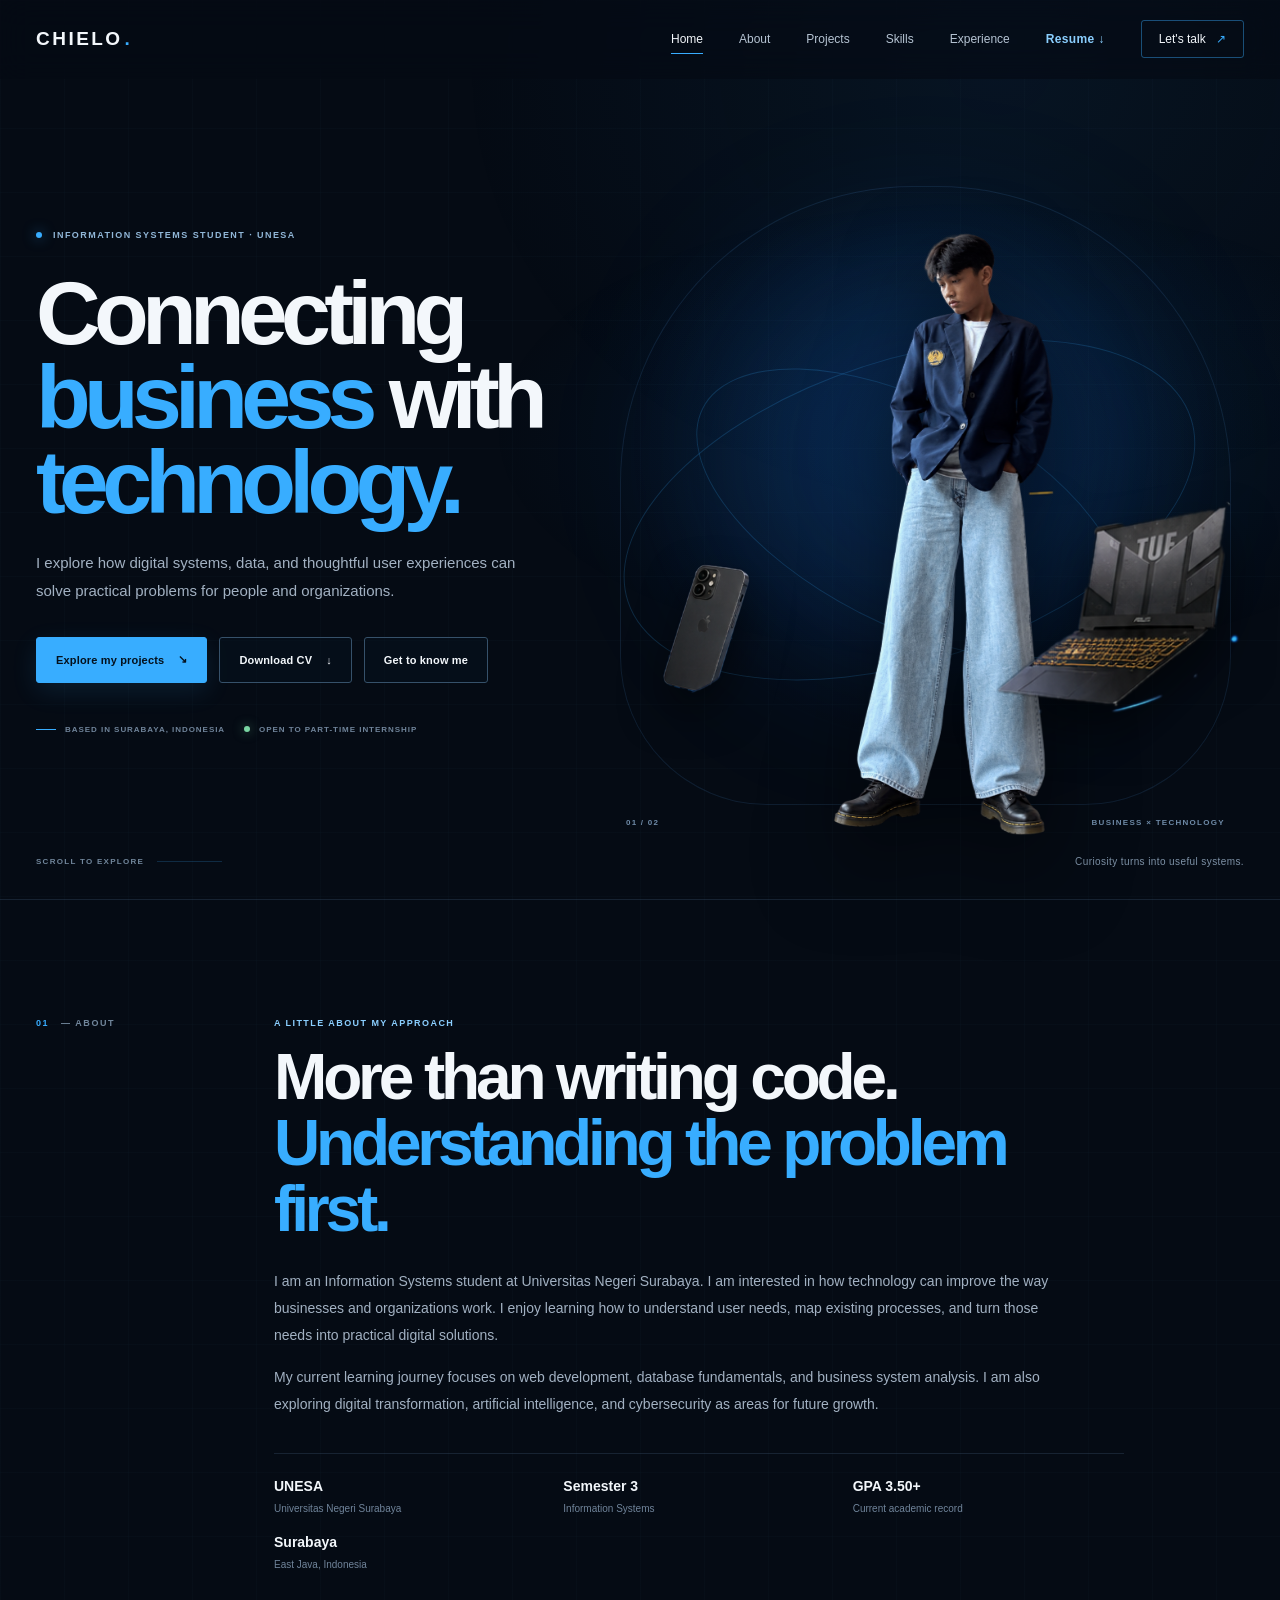
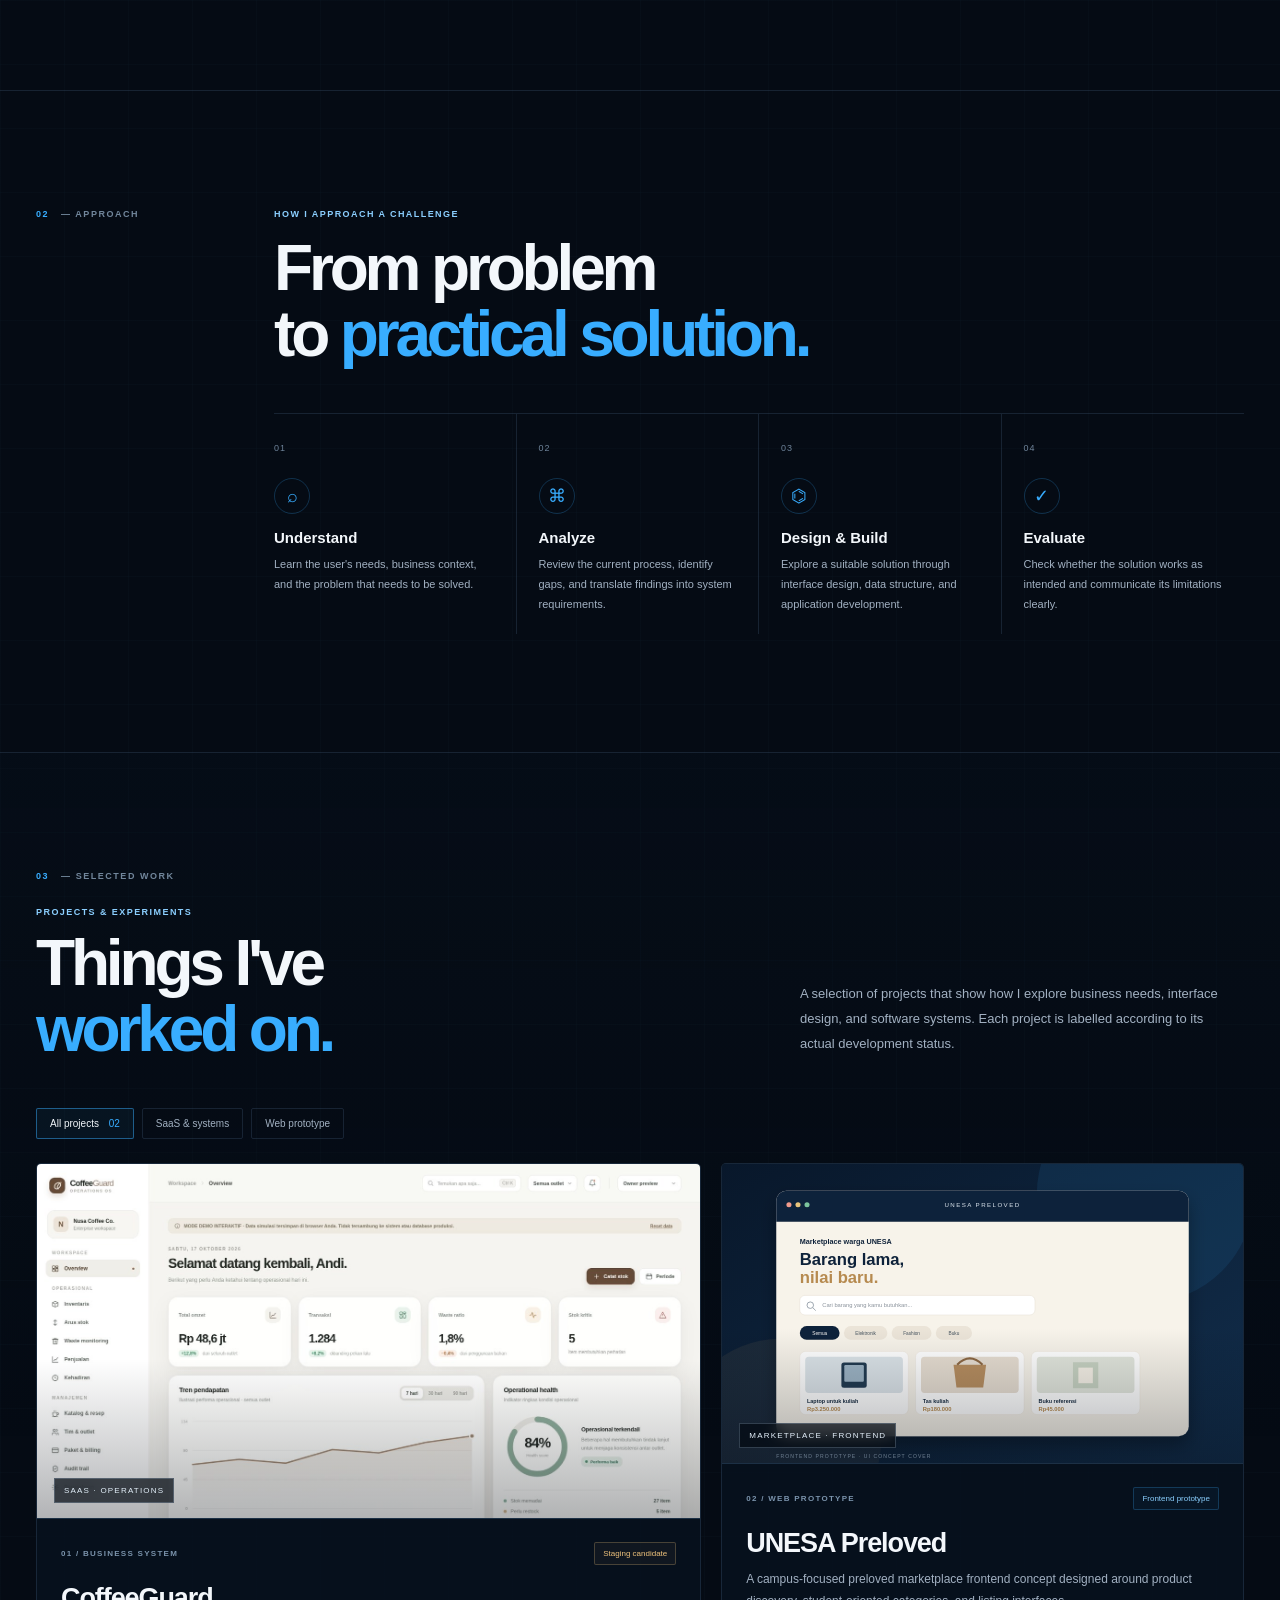
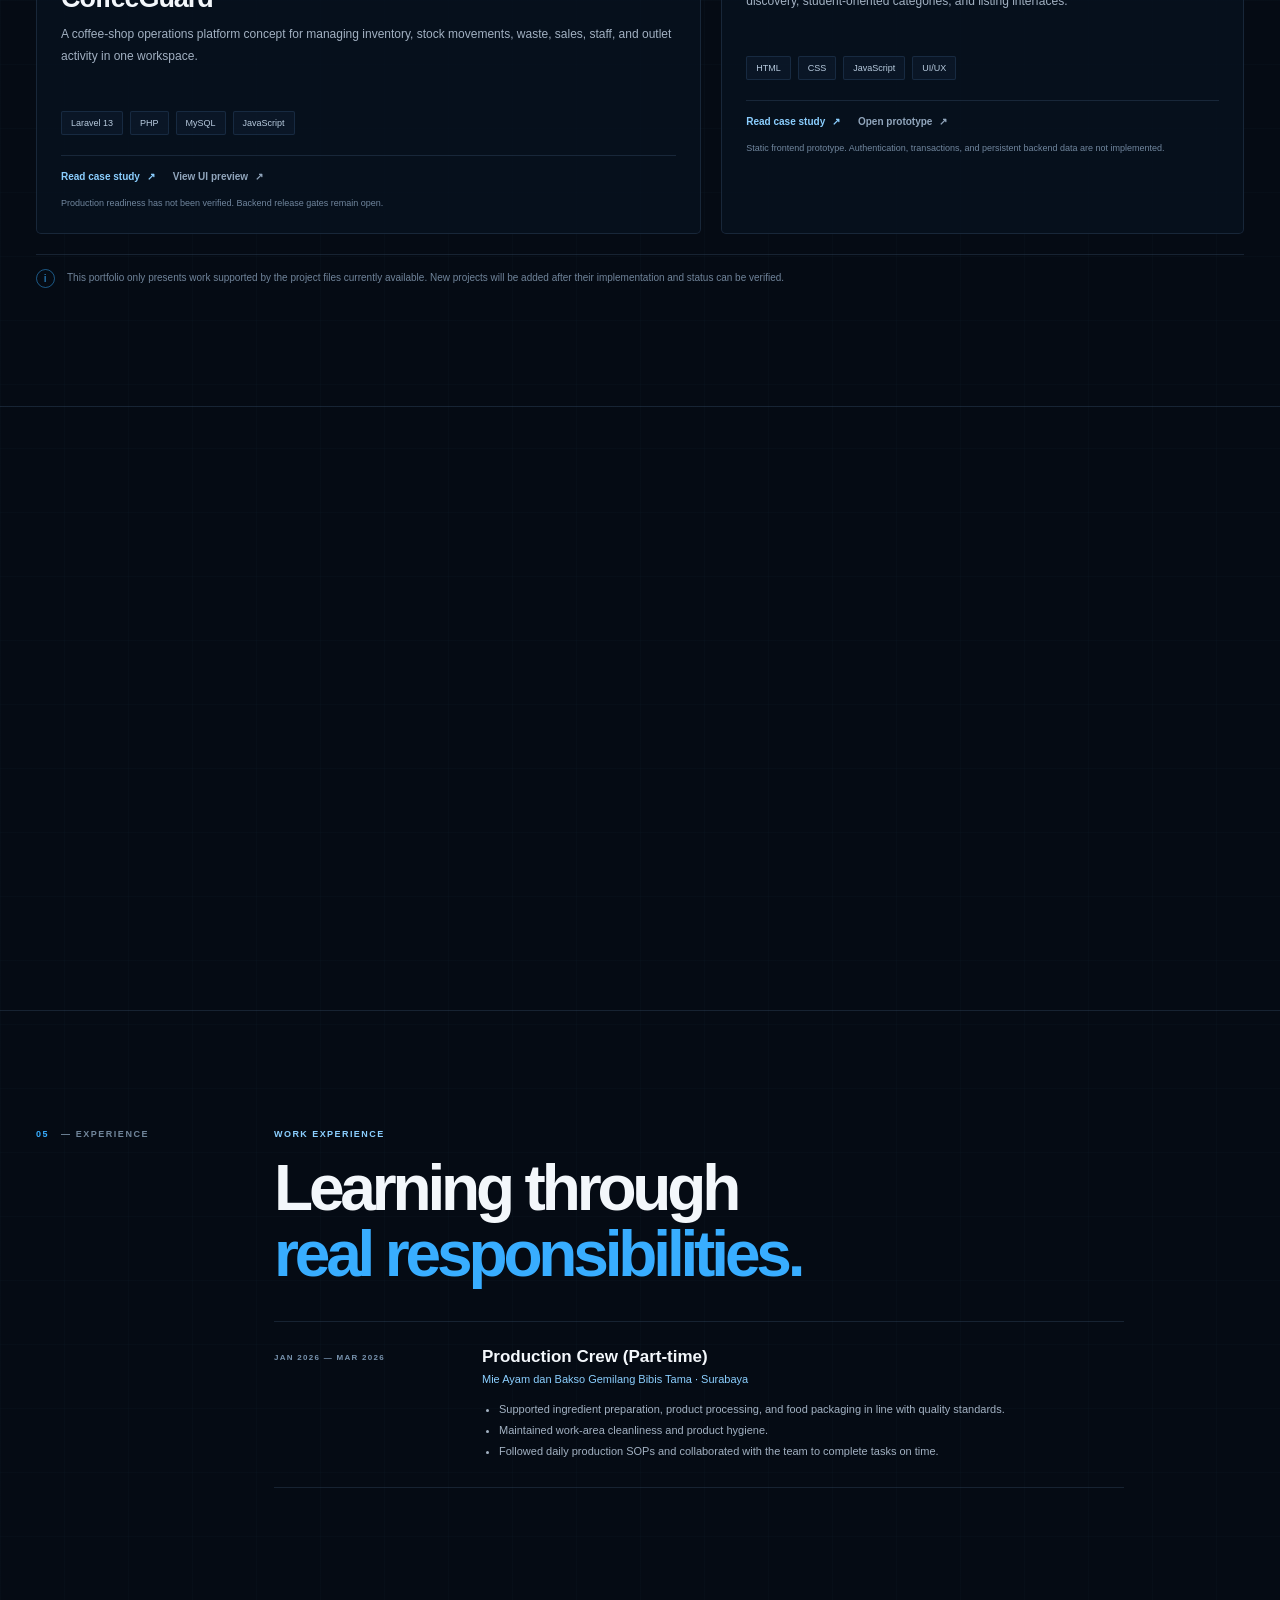
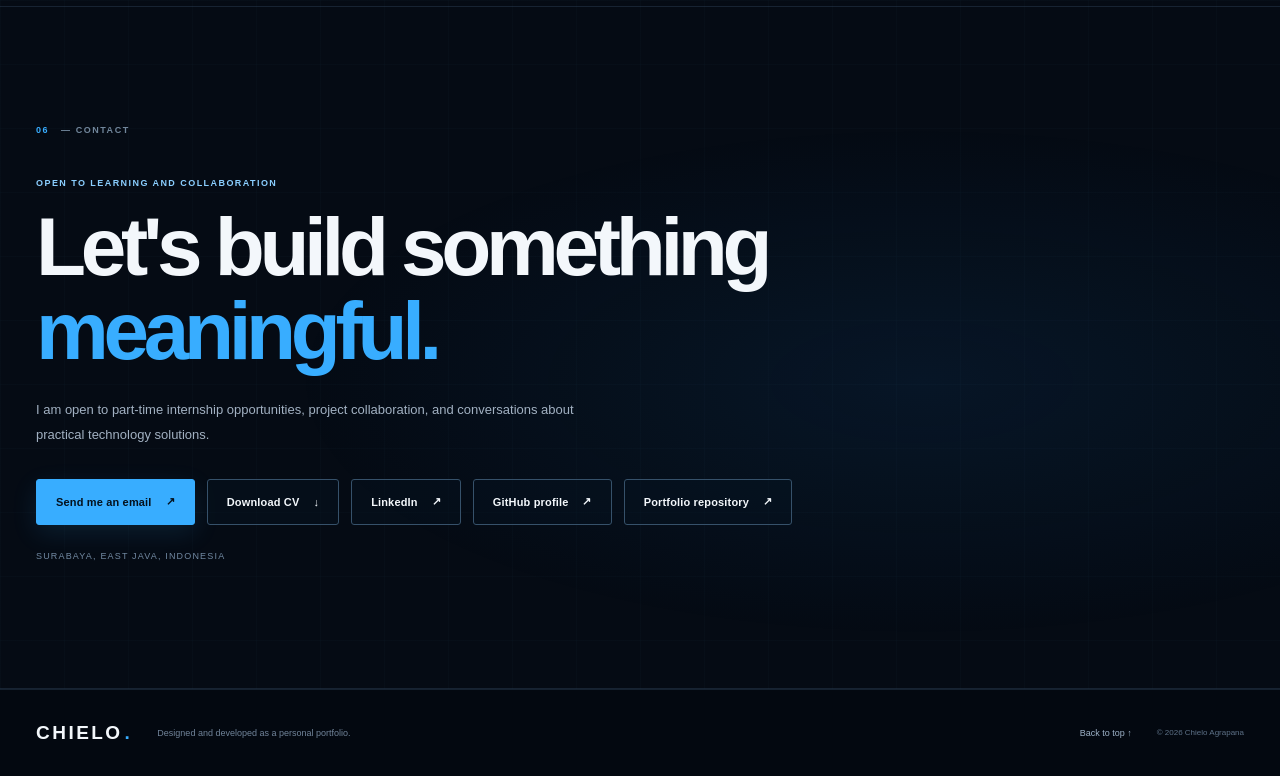
<file: index.html>
<!DOCTYPE html>
<html lang="en">
<head>
  <script>document.documentElement.classList.add("js");</script>
  <meta charset="UTF-8">
  <meta name="viewport" content="width=device-width, initial-scale=1.0">
  <meta name="description" content="Chielo Agrapana — Information Systems student at Universitas Negeri Surabaya. Selected projects in web development, business systems, and digital solutions.">
  <meta name="theme-color" content="#050b14">
  <meta property="og:title" content="Chielo Agrapana | Portfolio">
  <meta property="og:description" content="Connecting business problems with practical technology solutions.">
  <meta property="og:type" content="website">
  <title>Chielo Agrapana | Portfolio</title>
  <link rel="icon" type="image/png" href="assets/chielo.png">
  <link rel="stylesheet" href="style.css">
</head>
<body>
  <div class="scroll-progress" aria-hidden="true"><span></span></div>
  <a class="skip-link" href="#main">Skip to content</a>

  <header class="site-header" id="top">
    <nav class="nav container" aria-label="Main navigation">
      <a class="brand" href="#home" aria-label="Chielo Agrapana home">CHIELO<span>.</span></a>
      <button class="menu-toggle" type="button" aria-label="Open navigation menu" aria-expanded="false" aria-controls="nav-links">
        <span></span><span></span><span></span>
      </button>
      <div class="nav-links" id="nav-links">
        <a href="#home">Home</a>
        <a href="#about">About</a>
        <a href="#projects">Projects</a>
        <a href="#skills">Skills</a>
        <a href="#experience">Experience</a>
        <a class="nav-resume" href="assets/docs/Chielo_Agrapana_CV_English.pdf" download="Chielo_Agrapana_CV_English.pdf" aria-label="Download English CV">Resume ↓</a>
        <a class="nav-contact" href="#contact">Let's talk <span aria-hidden="true">↗</span></a>
      </div>
    </nav>
  </header>

  <main id="main">
    <section class="hero section-shell" id="home">
      <div class="hero-grid container">
        <div class="hero-copy reveal">
          <div class="eyebrow"><span class="eyebrow-dot"></span> INFORMATION SYSTEMS STUDENT · UNESA</div>
          <h1>Connecting<br><span>business</span> with<br><span>technology.</span></h1>
          <p class="hero-lead">I explore how digital systems, data, and thoughtful user experiences can solve practical problems for people and organizations.</p>
          <div class="hero-actions">
            <a class="button button-primary" href="#projects">Explore my projects <span aria-hidden="true">↘</span></a>
            <a class="button button-ghost" href="assets/docs/Chielo_Agrapana_CV_English.pdf" download="Chielo_Agrapana_CV_English.pdf">Download CV <span aria-hidden="true">↓</span></a>
            <a class="button button-ghost" href="#about">Get to know me</a>
          </div>
          <div class="hero-meta">
            <span><i class="meta-line"></i> Based in Surabaya, Indonesia</span>
            <span><i class="status-dot"></i> Open to part-time internship</span>
          </div>
        </div>

        <div class="hero-visual reveal" aria-label="Personal portrait and technology devices">
          <div class="visual-orbit orbit-one"></div>
          <div class="visual-orbit orbit-two"></div>
          <div class="visual-glow"></div>
          <div class="visual-grid"></div>
          <img class="hero-person" src="assets/chielo.png" alt="Portrait of Chielo Agrapana" fetchpriority="high" decoding="async">
          <img class="hero-phone float-phone" src="assets/iphone15.png" alt="Smartphone device visual" loading="eager" decoding="async">
          <img class="hero-laptop float-laptop" src="assets/tuf-a15.png" alt="Laptop device visual" loading="eager" decoding="async">
          <div class="visual-caption"><span>01 / 02</span><span>Business × Technology</span></div>
        </div>
      </div>
      <div class="hero-bottom container">
        <span>SCROLL TO EXPLORE</span><span class="scroll-line"></span><span class="hero-bottom-note">Curiosity turns into useful systems.</span>
      </div>
    </section>

    <section class="section section-about" id="about">
      <div class="container about-layout">
        <div class="section-index reveal">01 <span>— ABOUT</span></div>
        <div class="about-main reveal">
          <p class="section-kicker">A little about my approach</p>
          <h2>More than writing code.<br><span>Understanding the problem first.</span></h2>
          <p class="about-text">I am an Information Systems student at Universitas Negeri Surabaya. I am interested in how technology can improve the way businesses and organizations work. I enjoy learning how to understand user needs, map existing processes, and turn those needs into practical digital solutions.</p>
          <p class="about-text">My current learning journey focuses on web development, database fundamentals, and business system analysis. I am also exploring digital transformation, artificial intelligence, and cybersecurity as areas for future growth.</p>
          <div class="about-facts">
            <div><strong>UNESA</strong><span>Universitas Negeri Surabaya</span></div>
            <div><strong>Semester 3</strong><span>Information Systems</span></div>
            <div><strong>GPA 3.50+</strong><span>Current academic record</span></div>
            <div><strong>Surabaya</strong><span>East Java, Indonesia</span></div>
          </div>
        </div>
      </div>
    </section>

    <section class="section section-approach" id="approach">
      <div class="container">
        <div class="section-heading reveal">
          <div class="section-index">02 <span>— APPROACH</span></div>
          <div><p class="section-kicker">How I approach a challenge</p><h2>From problem<br>to <span>practical solution.</span></h2></div>
        </div>
        <div class="approach-grid">
          <article class="approach-card reveal"><span class="card-number">01</span><div class="approach-icon">⌕</div><h3>Understand</h3><p>Learn the user's needs, business context, and the problem that needs to be solved.</p></article>
          <article class="approach-card reveal"><span class="card-number">02</span><div class="approach-icon">⌘</div><h3>Analyze</h3><p>Review the current process, identify gaps, and translate findings into system requirements.</p></article>
          <article class="approach-card reveal"><span class="card-number">03</span><div class="approach-icon">⌬</div><h3>Design & Build</h3><p>Explore a suitable solution through interface design, data structure, and application development.</p></article>
          <article class="approach-card reveal"><span class="card-number">04</span><div class="approach-icon">✓</div><h3>Evaluate</h3><p>Check whether the solution works as intended and communicate its limitations clearly.</p></article>
        </div>
      </div>
    </section>

    <section class="section section-projects" id="projects">
      <div class="container">
        <div class="section-heading projects-heading reveal">
          <div><div class="section-index">03 <span>— SELECTED WORK</span></div><p class="section-kicker">Projects & experiments</p><h2>Things I've<br><span>worked on.</span></h2></div>
          <p class="section-intro">A selection of projects that show how I explore business needs, interface design, and software systems. Each project is labelled according to its actual development status.</p>
        </div>

        <div class="project-filters reveal" role="group" aria-label="Filter projects">
          <button class="filter-button is-active" type="button" data-filter="all" aria-pressed="true">All projects <span>02</span></button>
          <button class="filter-button" type="button" data-filter="saas" aria-pressed="false">SaaS & systems</button>
          <button class="filter-button" type="button" data-filter="web" aria-pressed="false">Web prototype</button>
        </div>

        <div class="project-grid" id="project-grid">
          <article class="project-card project-card-featured reveal" data-category="saas">
            <a class="project-image project-image-coffee" href="projects/coffeeguard.html" aria-label="View CoffeeGuard case study">
              <img src="assets/coffeeguard-card-preview.jpg" alt="CoffeeGuard dashboard UI/UX demo preview" loading="lazy">
              <span class="image-label">SAAS · OPERATIONS</span>
            </a>
            <div class="project-content">
              <div class="project-topline"><span class="project-type">01 / BUSINESS SYSTEM</span><span class="status-pill status-staging">Staging candidate</span></div>
              <h3>CoffeeGuard</h3>
              <p class="project-summary">A coffee-shop operations platform concept for managing inventory, stock movements, waste, sales, staff, and outlet activity in one workspace.</p>
              <div class="tag-list"><span>Laravel 13</span><span>PHP</span><span>MySQL</span><span>JavaScript</span></div>
              <div class="project-actions"><a class="text-link" href="projects/coffeeguard.html">Read case study <span>↗</span></a><a class="text-link muted-link" href="projects/coffeeguard.html#demo-preview">View UI preview <span>↗</span></a></div>
              <p class="project-disclaimer">Production readiness has not been verified. Backend release gates remain open.</p>
            </div>
          </article>

          <article class="project-card reveal" data-category="web">
            <a class="project-image project-image-unesa" href="projects/unesa-preloved.html" aria-label="View UNESA Preloved case study">
              <img src="assets/unesa-preloved-cover.svg" alt="Illustrated interface cover for UNESA Preloved marketplace prototype" loading="lazy">
              <span class="image-label">MARKETPLACE · FRONTEND</span>
            </a>
            <div class="project-content">
              <div class="project-topline"><span class="project-type">02 / WEB PROTOTYPE</span><span class="status-pill status-prototype">Frontend prototype</span></div>
              <h3>UNESA Preloved</h3>
              <p class="project-summary">A campus-focused preloved marketplace frontend concept designed around product discovery, student-oriented categories, and listing interfaces.</p>
              <div class="tag-list"><span>HTML</span><span>CSS</span><span>JavaScript</span><span>UI/UX</span></div>
              <div class="project-actions"><a class="text-link" href="projects/unesa-preloved.html">Read case study <span>↗</span></a><a class="text-link muted-link" href="projects/unesa-preloved/demo/index.html" target="_blank" rel="noopener">Open prototype <span>↗</span></a></div>
              <p class="project-disclaimer">Static frontend prototype. Authentication, transactions, and persistent backend data are not implemented.</p>
            </div>
          </article>
        </div>
        <div class="project-note reveal"><span class="note-mark">i</span><p>This portfolio only presents work supported by the project files currently available. New projects will be added after their implementation and status can be verified.</p></div>
      </div>
    </section>

    <section class="section section-skills" id="skills">
      <div class="container skills-layout">
        <div class="skills-intro reveal"><div class="section-index">04 <span>— SKILLS</span></div><p class="section-kicker">Tools I currently work with</p><h2>Building my<br><span>technical foundation.</span></h2><p>These are the tools and skills I have identified in my current learning and project work. My focus areas are interests I am continuing to develop, not claims of professional specialization.</p></div>
        <div class="skills-panel reveal">
          <div class="skill-group"><h3>Web development</h3><div class="skill-chips"><span>HTML</span><span>CSS</span><span>JavaScript</span></div></div>
          <div class="skill-group"><h3>Database</h3><div class="skill-chips"><span>SQL</span><span>Database fundamentals</span></div></div>
          <div class="skill-group"><h3>Developer tools</h3><div class="skill-chips"><span>Git</span><span>GitHub</span></div></div>
          <div class="skill-group"><h3>Multimedia</h3><div class="skill-chips"><span>CapCut</span><span>Video editing</span></div></div>
          <div class="skill-group interest-group"><h3>Areas of interest</h3><div class="skill-chips soft-chips"><span>Business System Analysis</span><span>Digital Transformation</span><span>Artificial Intelligence</span><span>Cybersecurity</span></div></div>
          <div class="language-note"><span>LANGUAGES</span><p>Indonesian — Native <i></i> English — Basic</p></div>
        </div>
      </div>
    </section>

    <section class="section section-experience" id="experience">
      <div class="container experience-layout">
        <div class="section-index reveal">05 <span>— EXPERIENCE</span></div>
        <div class="experience-content reveal">
          <p class="section-kicker">Work experience</p>
          <h2>Learning through<br><span>real responsibilities.</span></h2>
          <article class="experience-item">
            <div class="experience-date">JAN 2026 — MAR 2026</div>
            <div><h3>Production Crew (Part-time)</h3><p class="experience-company">Mie Ayam dan Bakso Gemilang Bibis Tama · Surabaya</p><ul><li>Supported ingredient preparation, product processing, and food packaging in line with quality standards.</li><li>Maintained work-area cleanliness and product hygiene.</li><li>Followed daily production SOPs and collaborated with the team to complete tasks on time.</li></ul></div>
          </article>
        </div>
      </div>
    </section>

    <section class="section section-contact" id="contact">
      <div class="container contact-inner reveal">
        <div class="section-index">06 <span>— CONTACT</span></div>
        <p class="section-kicker">Open to learning and collaboration</p>
        <h2>Let's build something<br><span>meaningful.</span></h2>
        <p class="contact-copy">I am open to part-time internship opportunities, project collaboration, and conversations about practical technology solutions.</p>
        <div class="contact-actions">
          <a class="button button-primary" href="mailto:chilotyrano@gmail.com">Send me an email <span>↗</span></a>
          <a class="button button-ghost" href="assets/docs/Chielo_Agrapana_CV_English.pdf" download="Chielo_Agrapana_CV_English.pdf">Download CV <span>↓</span></a>
          <a class="button button-ghost" href="https://www.linkedin.com/in/chilo-agrapana-5b9878434/" target="_blank" rel="noopener">LinkedIn <span>↗</span></a>
          <a class="button button-ghost" href="https://github.com/xviercoder" target="_blank" rel="noopener">GitHub profile <span>↗</span></a>
          <a class="button button-ghost" href="https://github.com/xviercoder/chielo-digital-portfolio" target="_blank" rel="noopener">Portfolio repository <span>↗</span></a>
        </div>
        <p class="contact-location">Surabaya, East Java, Indonesia</p>
      </div>
    </section>
  </main>

  <footer class="site-footer">
    <div class="container footer-inner"><a class="brand" href="#home">CHIELO<span>.</span></a><p>Designed and developed as a personal portfolio.</p><a href="#top" class="back-top">Back to top ↑</a><span class="copyright">© <span id="year">2026</span> Chielo Agrapana</span></div>
  </footer>

  <script src="script.js"></script>
</body>
</html>
</file>
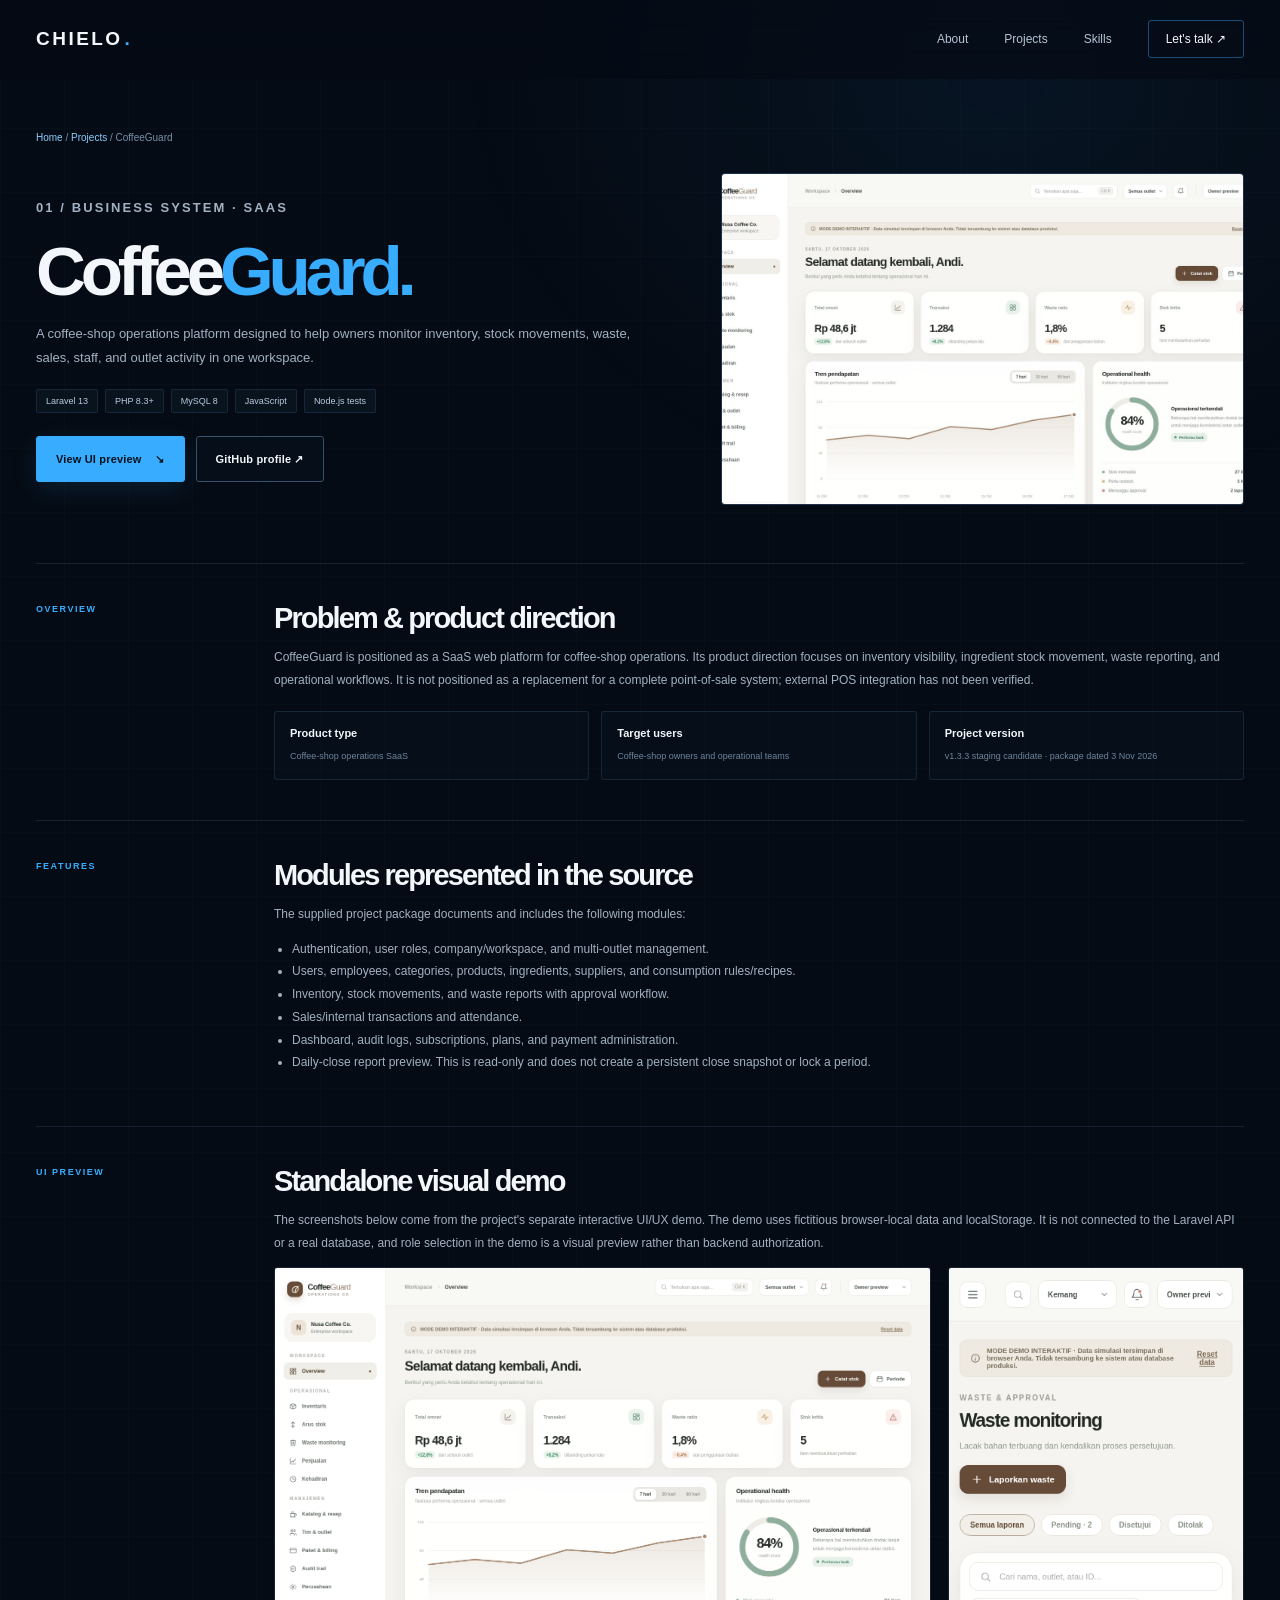
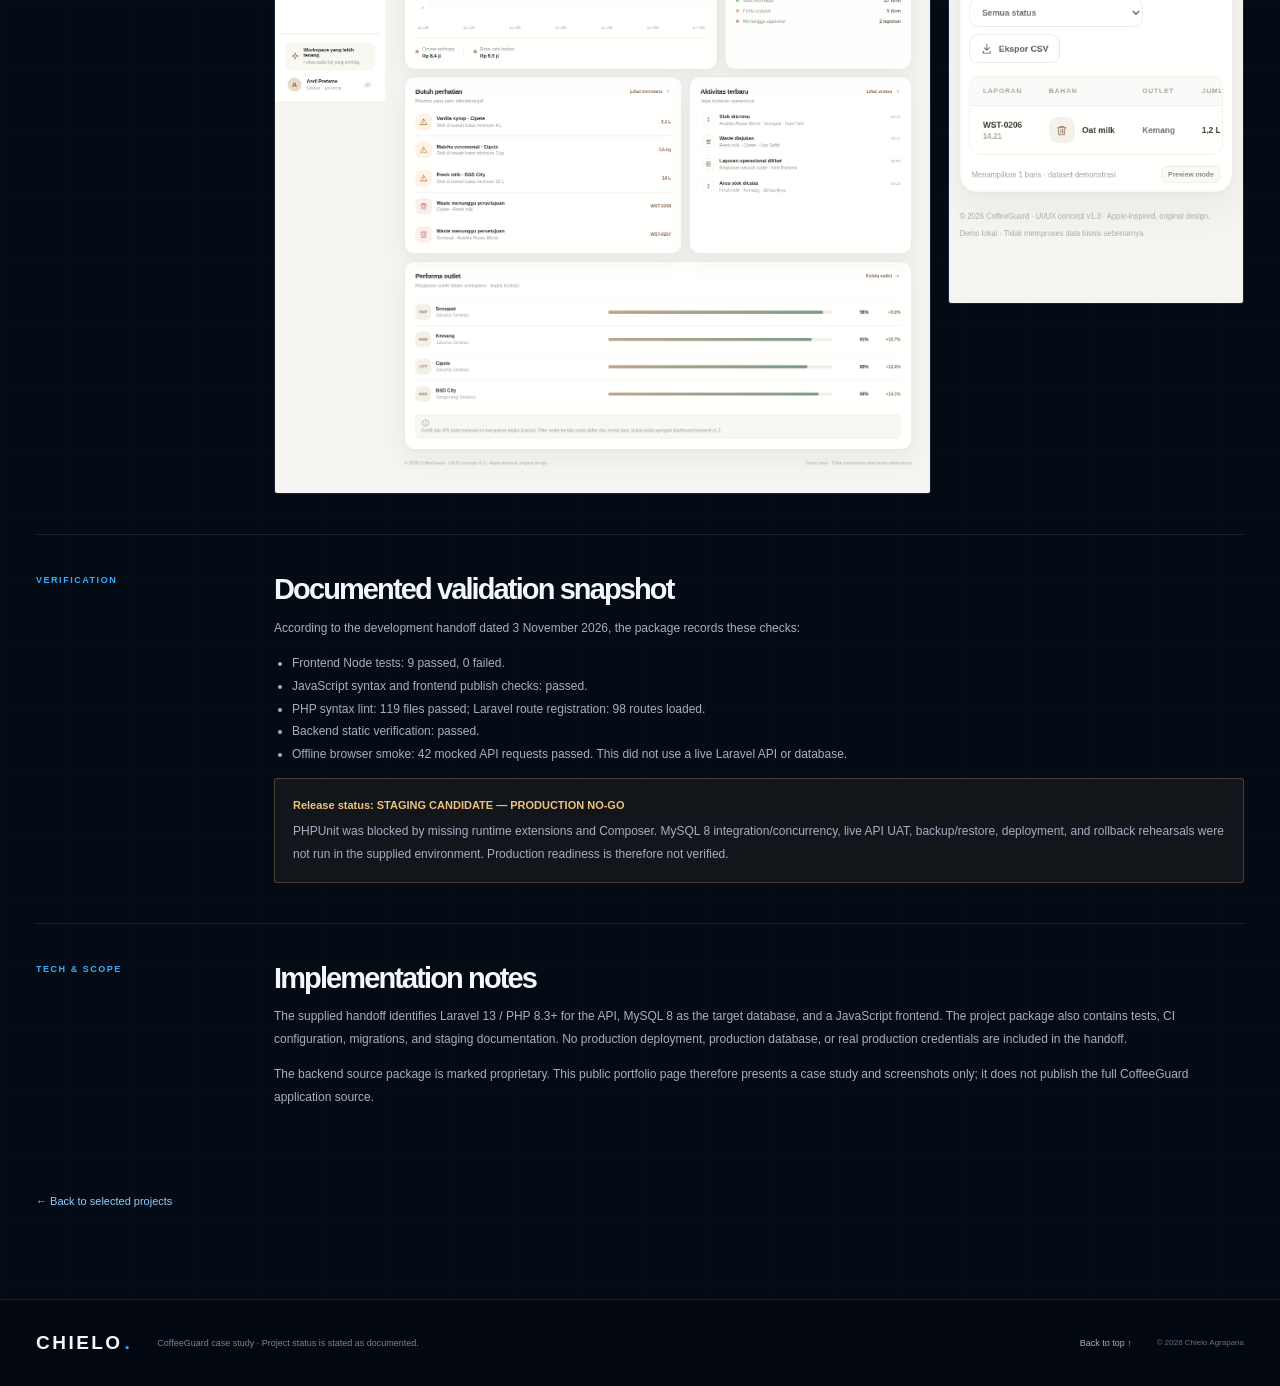
<file: projects/coffeeguard.html>
<!DOCTYPE html>
<html lang="en">
<head>
  <script>document.documentElement.classList.add("js");</script>
  <meta charset="UTF-8"><meta name="viewport" content="width=device-width, initial-scale=1.0">
  <meta name="description" content="CoffeeGuard project case study — a coffee-shop operations SaaS candidate for inventory, stock movements, waste, and operational management.">
  <meta name="theme-color" content="#050b14">
  <title>CoffeeGuard | Chielo Agrapana</title>
  <link rel="stylesheet" href="../style.css">
</head>
<body class="project-page">
  <div class="scroll-progress" aria-hidden="true"><span></span></div>
  <header class="site-header" id="top"><nav class="nav container" aria-label="Main navigation"><a class="brand" href="../index.html">CHIELO<span>.</span></a><button class="menu-toggle" type="button" aria-label="Open navigation menu" aria-expanded="false" aria-controls="nav-links"><span></span><span></span><span></span></button><div class="nav-links" id="nav-links"><a href="../index.html#about">About</a><a href="../index.html#projects">Projects</a><a href="../index.html#skills">Skills</a><a class="nav-contact" href="../index.html#contact">Let's talk ↗</a></div></nav></header>
  <main class="project-page-main container">
    <div class="breadcrumb reveal"><a href="../index.html">Home</a> / <a href="../index.html#projects">Projects</a> / CoffeeGuard</div>
    <section class="project-page-hero reveal">
      <div>
        <p class="section-kicker">01 / Business system · SaaS</p>
        <h1>Coffee<span>Guard.</span></h1>
        <p>A coffee-shop operations platform designed to help owners monitor inventory, stock movements, waste, sales, staff, and outlet activity in one workspace.</p>
        <div class="tag-list"><span>Laravel 13</span><span>PHP 8.3+</span><span>MySQL 8</span><span>JavaScript</span><span>Node.js tests</span></div>
        <div class="project-cta-row"><a class="button button-primary" href="#demo-preview">View UI preview <span>↘</span></a><a class="button button-ghost" href="https://github.com/xviercoder" target="_blank" rel="noopener">GitHub profile ↗</a></div>
      </div>
      <div class="project-page-cover"><img src="../assets/coffeeguard-card-preview.jpg" alt="CoffeeGuard dashboard screenshot from its standalone UI demo"></div>
    </section>

    <section class="project-page-section reveal">
      <div class="section-index">OVERVIEW</div>
      <div><h2>Problem & product direction</h2><p>CoffeeGuard is positioned as a SaaS web platform for coffee-shop operations. Its product direction focuses on inventory visibility, ingredient stock movement, waste reporting, and operational workflows. It is not positioned as a replacement for a complete point-of-sale system; external POS integration has not been verified.</p><div class="project-facts"><div class="project-fact"><strong>Product type</strong><span>Coffee-shop operations SaaS</span></div><div class="project-fact"><strong>Target users</strong><span>Coffee-shop owners and operational teams</span></div><div class="project-fact"><strong>Project version</strong><span>v1.3.3 staging candidate · package dated 3 Nov 2026</span></div></div></div>
    </section>

    <section class="project-page-section reveal">
      <div class="section-index">FEATURES</div>
      <div><h2>Modules represented in the source</h2><p>The supplied project package documents and includes the following modules:</p><ul><li>Authentication, user roles, company/workspace, and multi-outlet management.</li><li>Users, employees, categories, products, ingredients, suppliers, and consumption rules/recipes.</li><li>Inventory, stock movements, and waste reports with approval workflow.</li><li>Sales/internal transactions and attendance.</li><li>Dashboard, audit logs, subscriptions, plans, and payment administration.</li><li>Daily-close report preview. This is read-only and does not create a persistent close snapshot or lock a period.</li></ul></div>
    </section>

    <section class="project-page-section" id="demo-preview">
      <div class="section-index">UI PREVIEW</div>
      <div><h2>Standalone visual demo</h2><p>The screenshots below come from the project's separate interactive UI/UX demo. The demo uses fictitious browser-local data and localStorage. It is not connected to the Laravel API or a real database, and role selection in the demo is a visual preview rather than backend authorization.</p><div class="preview-gallery"><img src="../assets/coffeeguard-demo-desktop.png" alt="CoffeeGuard standalone UI demo desktop screenshot"><img src="../assets/coffeeguard-demo-mobile.png" alt="CoffeeGuard standalone UI demo mobile screenshot"></div></div>
    </section>

    <section class="project-page-section reveal">
      <div class="section-index">VERIFICATION</div>
      <div><h2>Documented validation snapshot</h2><p>According to the development handoff dated 3 November 2026, the package records these checks:</p><ul><li>Frontend Node tests: 9 passed, 0 failed.</li><li>JavaScript syntax and frontend publish checks: passed.</li><li>PHP syntax lint: 119 files passed; Laravel route registration: 98 routes loaded.</li><li>Backend static verification: passed.</li><li>Offline browser smoke: 42 mocked API requests passed. This did not use a live Laravel API or database.</li></ul><div class="notice-box"><strong>Release status: STAGING CANDIDATE — PRODUCTION NO-GO</strong><p>PHPUnit was blocked by missing runtime extensions and Composer. MySQL 8 integration/concurrency, live API UAT, backup/restore, deployment, and rollback rehearsals were not run in the supplied environment. Production readiness is therefore not verified.</p></div></div>
    </section>

    <section class="project-page-section reveal">
      <div class="section-index">TECH & SCOPE</div>
      <div><h2>Implementation notes</h2><p>The supplied handoff identifies Laravel 13 / PHP 8.3+ for the API, MySQL 8 as the target database, and a JavaScript frontend. The project package also contains tests, CI configuration, migrations, and staging documentation. No production deployment, production database, or real production credentials are included in the handoff.</p><p>The backend source package is marked proprietary. This public portfolio page therefore presents a case study and screenshots only; it does not publish the full CoffeeGuard application source.</p></div>
    </section>
    <a class="back-home" href="../index.html#projects">← Back to selected projects</a>
  </main>
  <footer class="site-footer"><div class="container footer-inner"><a class="brand" href="../index.html">CHIELO<span>.</span></a><p>CoffeeGuard case study · Project status is stated as documented.</p><a class="back-top" href="#top">Back to top ↑</a><span class="copyright">© 2026 Chielo Agrapana</span></div></footer>
  <script src="../script.js"></script>
</body>
</html>
</file>
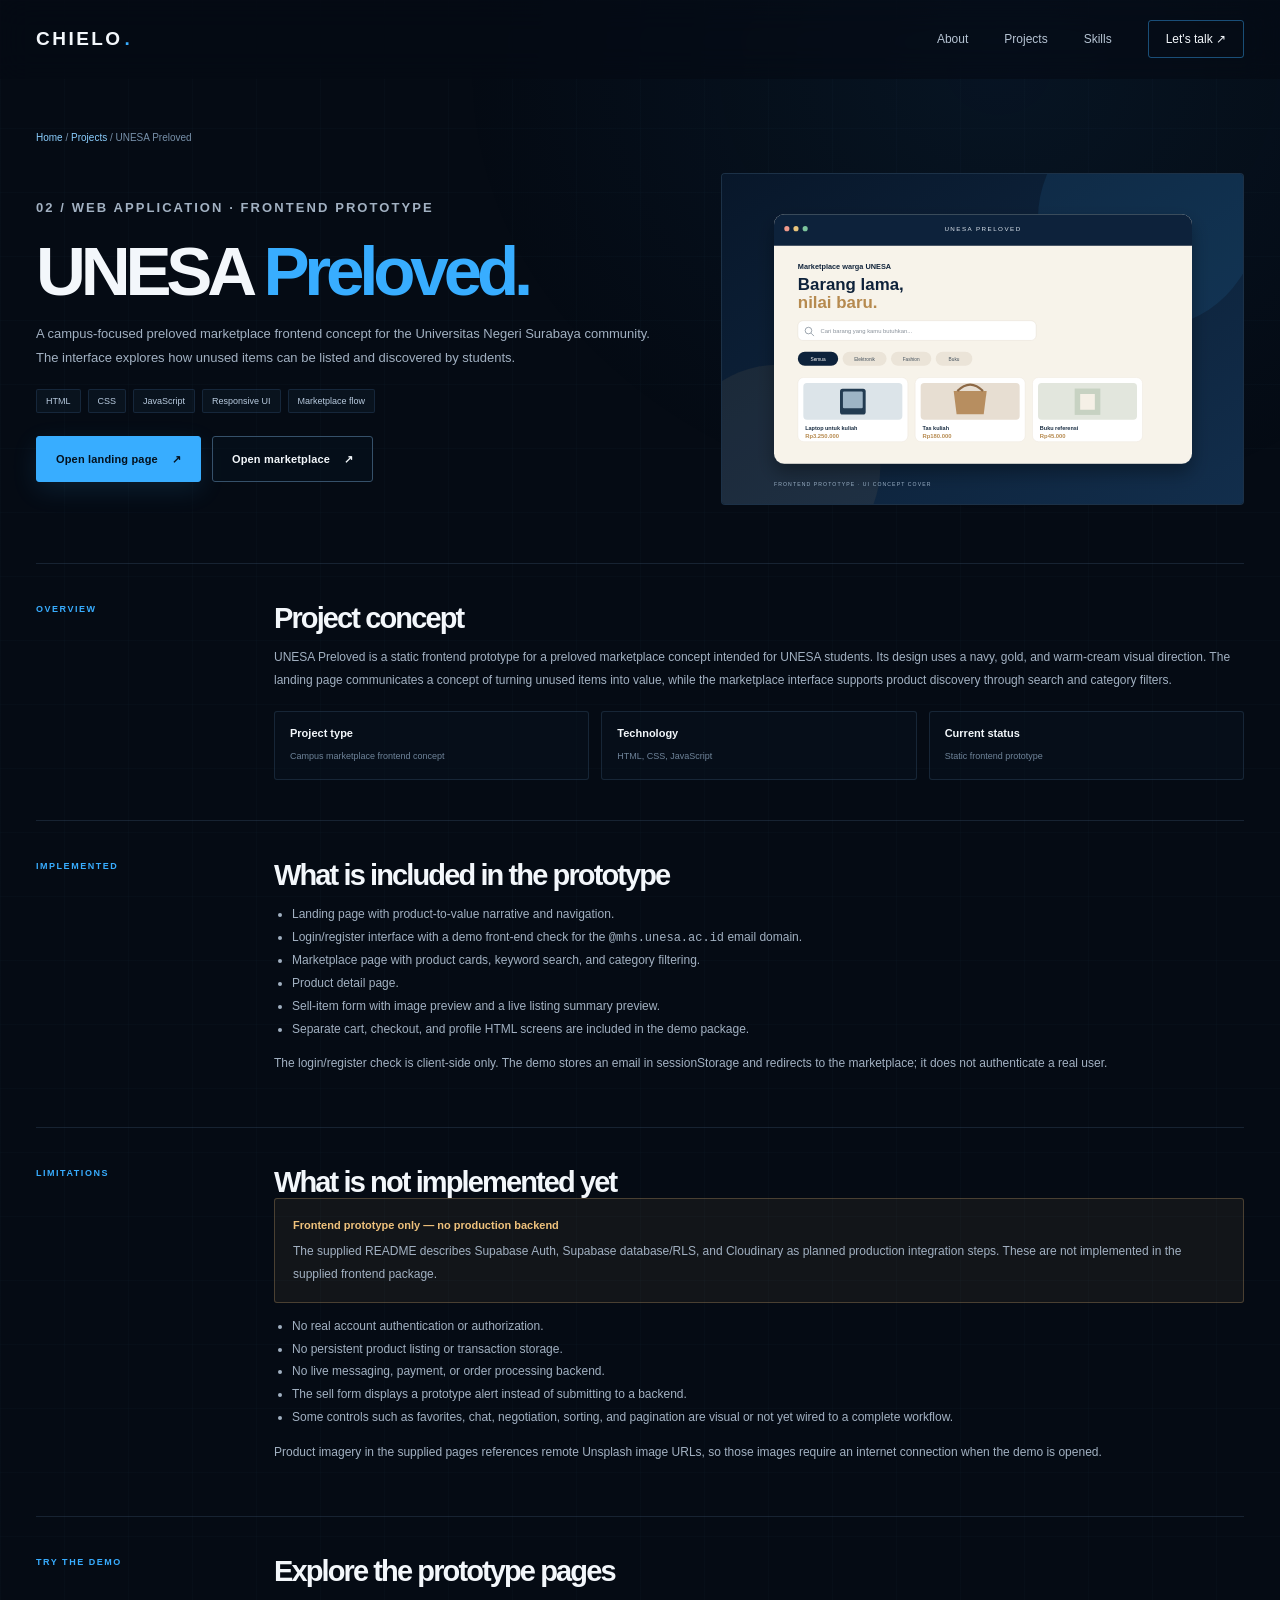
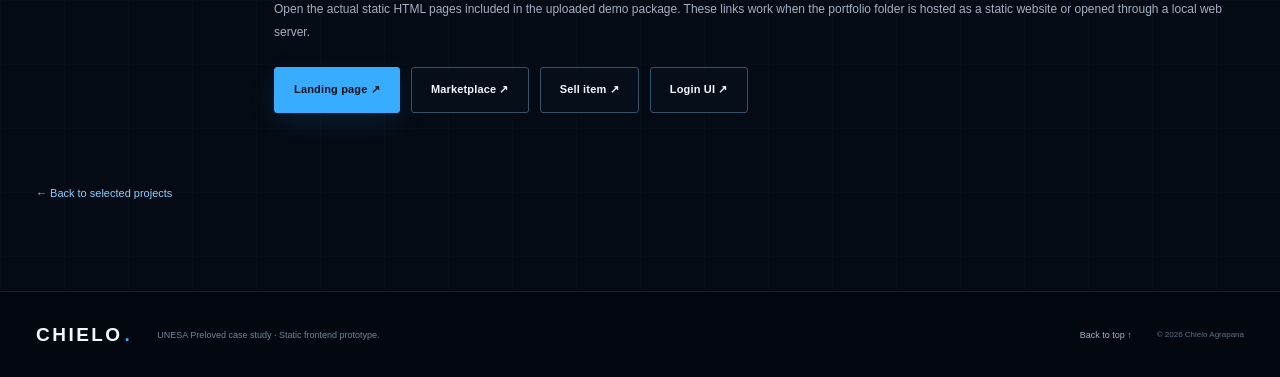
<file: projects/unesa-preloved.html>
<!DOCTYPE html>
<html lang="en">
<head>
  <script>document.documentElement.classList.add("js");</script>
  <meta charset="UTF-8"><meta name="viewport" content="width=device-width, initial-scale=1.0">
  <meta name="description" content="UNESA Preloved case study — a static frontend prototype for a campus-focused preloved marketplace.">
  <meta name="theme-color" content="#050b14">
  <title>UNESA Preloved | Chielo Agrapana</title>
  <link rel="stylesheet" href="../style.css">
</head>
<body class="project-page">
  <div class="scroll-progress" aria-hidden="true"><span></span></div>
  <header class="site-header" id="top"><nav class="nav container" aria-label="Main navigation"><a class="brand" href="../index.html">CHIELO<span>.</span></a><button class="menu-toggle" type="button" aria-label="Open navigation menu" aria-expanded="false" aria-controls="nav-links"><span></span><span></span><span></span></button><div class="nav-links" id="nav-links"><a href="../index.html#about">About</a><a href="../index.html#projects">Projects</a><a href="../index.html#skills">Skills</a><a class="nav-contact" href="../index.html#contact">Let's talk ↗</a></div></nav></header>
  <main class="project-page-main container">
    <div class="breadcrumb reveal"><a href="../index.html">Home</a> / <a href="../index.html#projects">Projects</a> / UNESA Preloved</div>
    <section class="project-page-hero reveal">
      <div>
        <p class="section-kicker">02 / Web application · Frontend prototype</p>
        <h1>UNESA <span>Preloved.</span></h1>
        <p>A campus-focused preloved marketplace frontend concept for the Universitas Negeri Surabaya community. The interface explores how unused items can be listed and discovered by students.</p>
        <div class="tag-list"><span>HTML</span><span>CSS</span><span>JavaScript</span><span>Responsive UI</span><span>Marketplace flow</span></div>
        <div class="project-cta-row"><a class="button button-primary" href="unesa-preloved/demo/index.html" target="_blank" rel="noopener">Open landing page <span>↗</span></a><a class="button button-ghost" href="unesa-preloved/demo/marketplace.html" target="_blank" rel="noopener">Open marketplace <span>↗</span></a></div>
      </div>
      <div class="project-page-cover"><img src="../assets/unesa-preloved-cover.svg" alt="Illustrated cover for UNESA Preloved frontend prototype"></div>
    </section>

    <section class="project-page-section reveal">
      <div class="section-index">OVERVIEW</div>
      <div><h2>Project concept</h2><p>UNESA Preloved is a static frontend prototype for a preloved marketplace concept intended for UNESA students. Its design uses a navy, gold, and warm-cream visual direction. The landing page communicates a concept of turning unused items into value, while the marketplace interface supports product discovery through search and category filters.</p><div class="project-facts"><div class="project-fact"><strong>Project type</strong><span>Campus marketplace frontend concept</span></div><div class="project-fact"><strong>Technology</strong><span>HTML, CSS, JavaScript</span></div><div class="project-fact"><strong>Current status</strong><span>Static frontend prototype</span></div></div></div>
    </section>

    <section class="project-page-section reveal">
      <div class="section-index">IMPLEMENTED</div>
      <div><h2>What is included in the prototype</h2><ul><li>Landing page with product-to-value narrative and navigation.</li><li>Login/register interface with a demo front-end check for the <code>@mhs.unesa.ac.id</code> email domain.</li><li>Marketplace page with product cards, keyword search, and category filtering.</li><li>Product detail page.</li><li>Sell-item form with image preview and a live listing summary preview.</li><li>Separate cart, checkout, and profile HTML screens are included in the demo package.</li></ul><p>The login/register check is client-side only. The demo stores an email in sessionStorage and redirects to the marketplace; it does not authenticate a real user.</p></div>
    </section>

    <section class="project-page-section reveal">
      <div class="section-index">LIMITATIONS</div>
      <div><h2>What is not implemented yet</h2><div class="notice-box"><strong>Frontend prototype only — no production backend</strong><p>The supplied README describes Supabase Auth, Supabase database/RLS, and Cloudinary as planned production integration steps. These are not implemented in the supplied frontend package.</p></div><ul><li>No real account authentication or authorization.</li><li>No persistent product listing or transaction storage.</li><li>No live messaging, payment, or order processing backend.</li><li>The sell form displays a prototype alert instead of submitting to a backend.</li><li>Some controls such as favorites, chat, negotiation, sorting, and pagination are visual or not yet wired to a complete workflow.</li></ul><p>Product imagery in the supplied pages references remote Unsplash image URLs, so those images require an internet connection when the demo is opened.</p></div>
    </section>

    <section class="project-page-section reveal">
      <div class="section-index">TRY THE DEMO</div>
      <div><h2>Explore the prototype pages</h2><p>Open the actual static HTML pages included in the uploaded demo package. These links work when the portfolio folder is hosted as a static website or opened through a local web server.</p><div class="project-cta-row"><a class="button button-primary" href="unesa-preloved/demo/index.html" target="_blank" rel="noopener">Landing page ↗</a><a class="button button-ghost" href="unesa-preloved/demo/marketplace.html" target="_blank" rel="noopener">Marketplace ↗</a><a class="button button-ghost" href="unesa-preloved/demo/sell.html" target="_blank" rel="noopener">Sell item ↗</a><a class="button button-ghost" href="unesa-preloved/demo/login.html" target="_blank" rel="noopener">Login UI ↗</a></div></div>
    </section>
    <a class="back-home" href="../index.html#projects">← Back to selected projects</a>
  </main>
  <footer class="site-footer"><div class="container footer-inner"><a class="brand" href="../index.html">CHIELO<span>.</span></a><p>UNESA Preloved case study · Static frontend prototype.</p><a class="back-top" href="#top">Back to top ↑</a><span class="copyright">© 2026 Chielo Agrapana</span></div></footer>
  <script src="../script.js"></script>
</body>
</html>
</file>
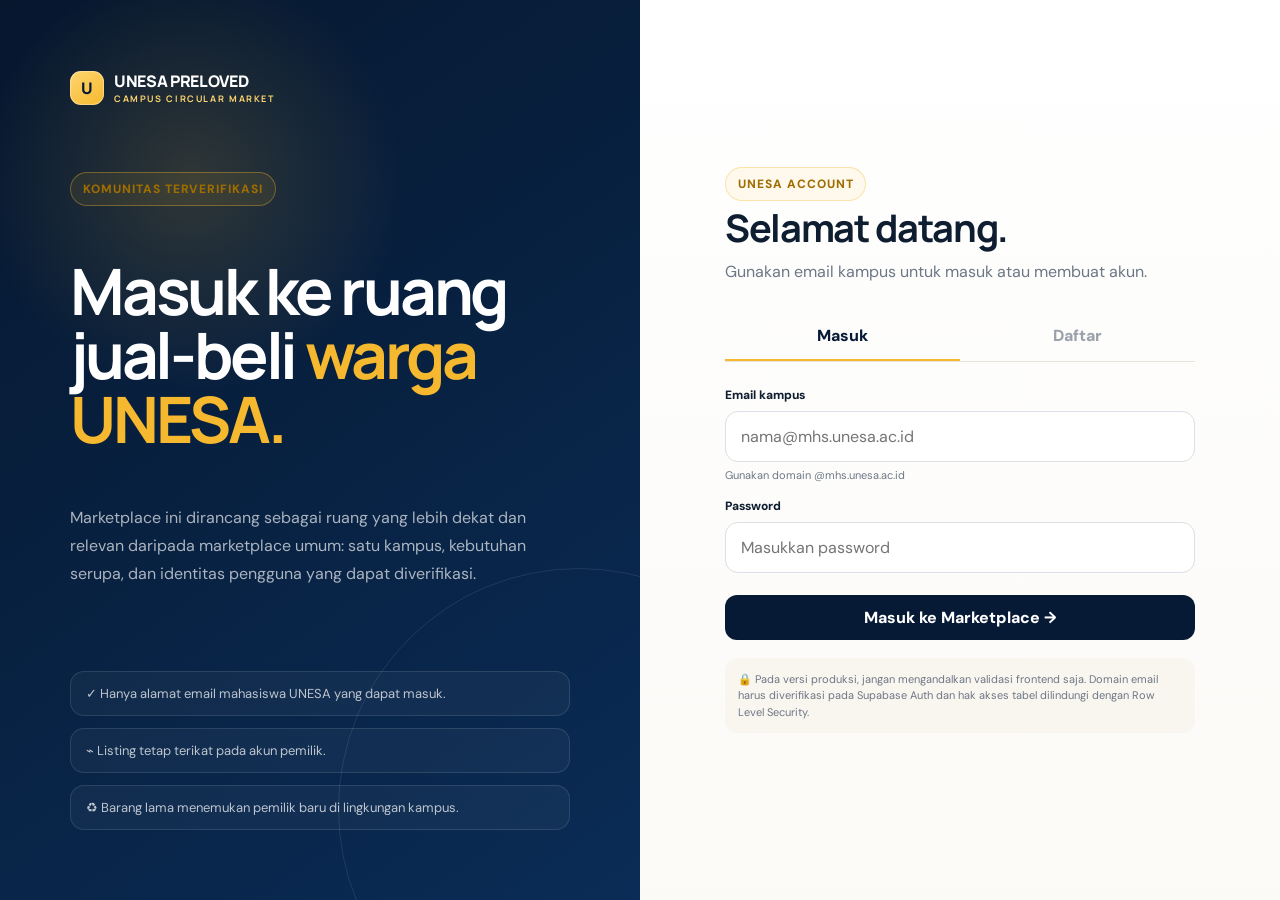
<file: projects/unesa-preloved/demo/login.html>
<!doctype html><html lang="id"><head><meta charset="utf-8"><meta name="viewport" content="width=device-width,initial-scale=1"><title>Masuk — UNESA Preloved</title><link rel="stylesheet" href="styles.css"></head><body>
<main class="auth-page"><section class="auth-brand"><a class="brand" href="index.html"><span class="brand-mark">U</span><span>UNESA PRELOVED<small>CAMPUS CIRCULAR MARKET</small></span></a><div><span class="eyebrow">Komunitas terverifikasi</span><h1>Masuk ke ruang jual-beli <span>warga UNESA.</span></h1><p>Marketplace ini dirancang sebagai ruang yang lebih dekat dan relevan daripada marketplace umum: satu kampus, kebutuhan serupa, dan identitas pengguna yang dapat diverifikasi.</p></div><div class="auth-points"><div class="auth-point">✓ Hanya alamat email mahasiswa UNESA yang dapat masuk.</div><div class="auth-point">⌁ Listing tetap terikat pada akun pemilik.</div><div class="auth-point">♻ Barang lama menemukan pemilik baru di lingkungan kampus.</div></div></section>
<section class="auth-panel"><div class="auth-card"><span class="eyebrow">UNESA account</span><h2>Selamat datang.</h2><p>Gunakan email kampus untuk masuk atau membuat akun.</p><div class="tabs"><button class="tab-btn active" data-tab="login">Masuk</button><button class="tab-btn" data-tab="register">Daftar</button></div>
<form id="loginForm"><div class="form-group"><label>Email kampus</label><input class="form-control" type="email" placeholder="nama@mhs.unesa.ac.id" required><div class="form-hint">Gunakan domain @mhs.unesa.ac.id</div><div class="form-error">Email harus menggunakan domain @mhs.unesa.ac.id</div></div><div class="form-group"><label>Password</label><input class="form-control" type="password" placeholder="Masukkan password" required></div><button class="btn btn-navy auth-submit">Masuk ke Marketplace →</button></form>
<form id="registerForm" hidden><div class="form-group"><label>Nama lengkap</label><input class="form-control" placeholder="Nama sesuai akun mahasiswa" required></div><div class="form-group"><label>Email kampus</label><input class="form-control" type="email" placeholder="nama@mhs.unesa.ac.id" required><div class="form-hint">Prototype memvalidasi domain email di sisi frontend. Backend Supabase tetap harus memvalidasi ulang.</div><div class="form-error">Registrasi hanya menerima @mhs.unesa.ac.id</div></div><div class="form-group"><label>Password</label><input class="form-control" type="password" minlength="8" placeholder="Minimal 8 karakter" required></div><button class="btn btn-gold auth-submit">Buat akun →</button></form>
<div class="secure-note">🔒 Pada versi produksi, jangan mengandalkan validasi frontend saja. Domain email harus diverifikasi pada Supabase Auth dan hak akses tabel dilindungi dengan Row Level Security.</div></div></section></main><script src="app.js"></script><script>const p=new URLSearchParams(location.search);if(p.get('tab')==='register'){document.querySelectorAll('.tab-btn')[1].click()}</script></body></html>
</file>
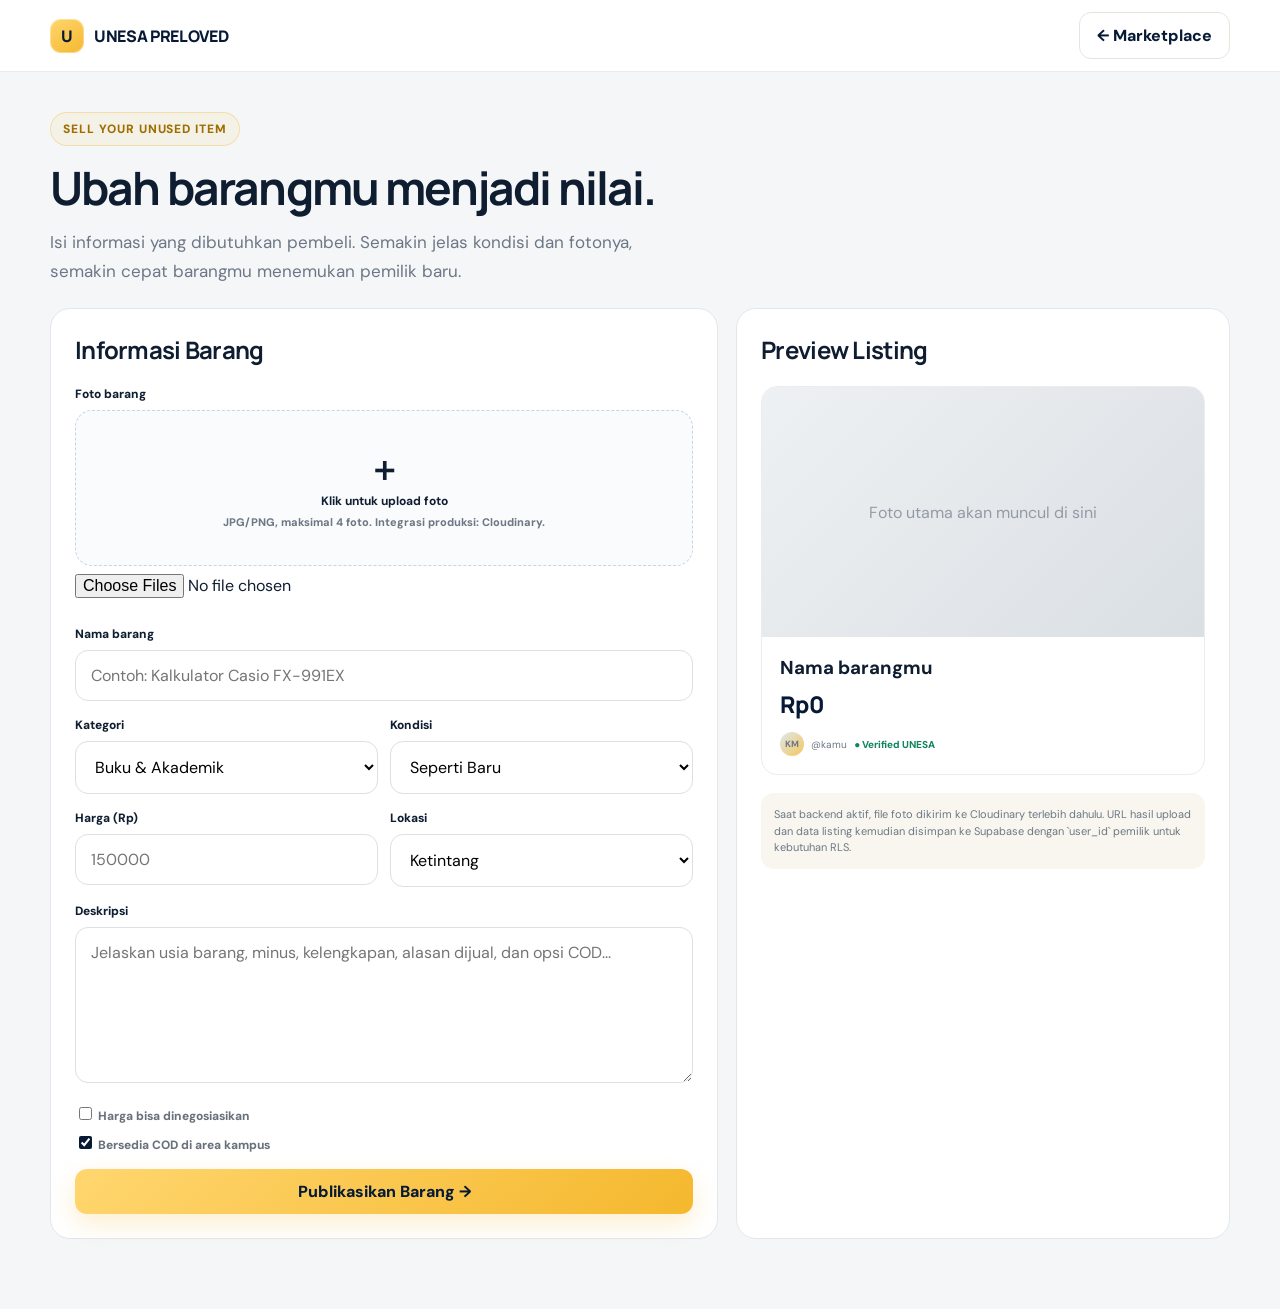
<file: projects/unesa-preloved/demo/sell.html>
<!doctype html><html lang="id"><head><meta charset="utf-8"><meta name="viewport" content="width=device-width,initial-scale=1"><title>Jual Barang — UNESA Preloved</title><link rel="stylesheet" href="styles.css"></head><body class="market-body"><header class="market-header"><div class="container market-nav"><a class="brand" href="index.html"><span class="brand-mark">U</span><span>UNESA PRELOVED</span></a><div style="margin-left:auto;display:flex;gap:9px"><a class="btn btn-white" href="marketplace.html">← Marketplace</a></div></div></header>
<main class="container sell-shell"><div style="margin-bottom:22px"><span class="eyebrow">Sell your unused item</span><h1 class="section-title" style="font-size:46px;margin-bottom:8px">Ubah barangmu menjadi nilai.</h1><p class="section-copy">Isi informasi yang dibutuhkan pembeli. Semakin jelas kondisi dan fotonya, semakin cepat barangmu menemukan pemilik baru.</p></div><div class="sell-grid"><form class="panel" id="sellForm"><h2>Informasi Barang</h2><div class="form-group"><label>Foto barang</label><label class="upload-zone" for="images"><div style="font-size:34px">＋</div><strong>Klik untuk upload foto</strong><div class="form-hint">JPG/PNG, maksimal 4 foto. Integrasi produksi: Cloudinary.</div></label><input id="images" type="file" accept="image/*" multiple><div class="preview-grid" id="previewGrid"></div></div><div class="form-group"><label>Nama barang</label><input id="itemName" class="form-control" placeholder="Contoh: Kalkulator Casio FX-991EX" required></div><div class="form-row"><div class="form-group"><label>Kategori</label><select class="form-control"><option>Buku & Akademik</option><option>Elektronik</option><option>Kebutuhan Kos</option><option>Fashion & Kampus</option><option>Olahraga & Hobi</option></select></div><div class="form-group"><label>Kondisi</label><select class="form-control"><option>Seperti Baru</option><option>Baik</option><option>Cukup</option></select></div></div><div class="form-row"><div class="form-group"><label>Harga (Rp)</label><input id="price" class="form-control" type="number" placeholder="150000" required></div><div class="form-group"><label>Lokasi</label><select class="form-control"><option>Ketintang</option><option>Lidah Wetan</option><option>Kampus 2</option><option>Lainnya</option></select></div></div><div class="form-group"><label>Deskripsi</label><textarea class="form-control" rows="6" placeholder="Jelaskan usia barang, minus, kelengkapan, alasan dijual, dan opsi COD..."></textarea></div><div class="form-group"><label class="check"><input type="checkbox"> Harga bisa dinegosiasikan</label><label class="check"><input type="checkbox" checked> Bersedia COD di area kampus</label></div><button class="btn btn-gold" style="width:100%">Publikasikan Barang →</button></form>
<aside class="panel summary-box"><h2>Preview Listing</h2><div class="summary-product"><div class="summary-photo"><img id="summaryImage" style="display:none;width:100%;height:100%;object-fit:cover"><span>Foto utama akan muncul di sini</span></div><div class="summary-body"><h3 id="summaryName">Nama barangmu</h3><div class="summary-price" id="summaryPrice">Rp0</div><div class="seller"><span class="avatar">KM</span>@kamu <span class="verified">● Verified UNESA</span></div></div></div><div class="secure-note">Saat backend aktif, file foto dikirim ke Cloudinary terlebih dahulu. URL hasil upload dan data listing kemudian disimpan ke Supabase dengan `user_id` pemilik untuk kebutuhan RLS.</div></aside></div></main><script src="app.js"></script></body></html>
</file>
<file: style.css>
/*
  CHIELO PORTFOLIO — editorial technology direction
  Built around the original navy / blue visual identity.
  Motion is intentionally restrained and respects reduced-motion settings.
*/
:root {
  color-scheme: dark;
  --bg: #050b14;
  --bg-deep: #030810;
  --bg-panel: #081523;
  --bg-panel-2: #0a1a2a;
  --line: rgba(111, 157, 199, .17);
  --line-strong: rgba(56, 173, 255, .48);
  --blue: #38adff;
  --blue-light: #8bcfff;
  --text: #f3f7fb;
  --muted: #a2b1c2;
  --muted-2: #70849a;
  --green: #79d5a2;
  --amber: #efc27c;
  --max: 1210px;
  --ease-out: cubic-bezier(.2, .72, .22, 1);
}

* { box-sizing: border-box; }
html { scroll-behavior: smooth; scroll-padding-top: 92px; }
body {
  margin: 0;
  color: var(--text);
  background: var(--bg);
  font-family: Inter, "Segoe UI", Arial, sans-serif;
  overflow-x: hidden;
  -webkit-font-smoothing: antialiased;
  text-rendering: optimizeLegibility;
  background-image:
    linear-gradient(rgba(72, 130, 184, .026) 1px, transparent 1px),
    linear-gradient(90deg, rgba(72, 130, 184, .026) 1px, transparent 1px);
  background-size: 64px 64px;
}
body::before {
  content: "";
  position: fixed;
  inset: 0;
  pointer-events: none;
  z-index: -1;
  background: radial-gradient(ellipse at 78% 8%, rgba(28, 102, 166, .10), transparent 38%);
}
a { color: inherit; }
button, a { -webkit-tap-highlight-color: transparent; }
button { font: inherit; }
img { display: block; max-width: 100%; }
::selection { color: #03101b; background: #8bcfff; }
.container { width: min(var(--max), calc(100% - 72px)); margin-inline: auto; }
.skip-link { position: fixed; top: -60px; left: 18px; z-index: 120; padding: 12px 16px; border-radius: 5px; color: #04111d; background: var(--blue); }
.skip-link:focus { top: 14px; }

/* Top progress indicator and navigation */
.scroll-progress { position: fixed; inset: 0 auto auto 0; z-index: 110; width: 100%; height: 2px; background: transparent; }
.scroll-progress span { display: block; width: 0; height: 100%; background: var(--blue); box-shadow: 0 0 12px rgba(56,173,255,.55); transform-origin: left; }
.site-header { position: fixed; inset: 0 0 auto; z-index: 100; border-bottom: 1px solid transparent; background: rgba(5,11,20,.62); backdrop-filter: blur(16px); -webkit-backdrop-filter: blur(16px); transition: background .35s ease, border-color .35s ease; }
.site-header.is-scrolled { background: rgba(5,11,20,.94); border-color: var(--line); }
.nav { min-height: 78px; display: flex; align-items: center; justify-content: space-between; gap: 32px; }
.brand { display: inline-flex; align-items: baseline; gap: 2px; text-decoration: none; color: var(--text); font-size: 19px; font-weight: 800; letter-spacing: .13em; white-space: nowrap; }
.brand span { color: var(--blue); }
.nav-links { display: flex; align-items: center; gap: clamp(19px, 3vw, 36px); }
.nav-links a { position: relative; color: #b6c4d3; text-decoration: none; font-size: 12px; transition: color .25s ease; }
.nav-links .nav-resume { color: var(--blue-light); font-weight: 700; letter-spacing: .03em; }
.nav-links a:not(.nav-contact)::after { content: ""; position: absolute; left: 0; right: 100%; bottom: -8px; height: 1px; background: var(--blue); transition: right .3s var(--ease-out); }
.nav-links a:hover, .nav-links a:focus-visible, .nav-links a.is-active { color: var(--text); }
.nav-links a:hover::after, .nav-links a:focus-visible::after, .nav-links a.is-active::after { right: 0; }
.nav-links .nav-contact { padding: 11px 17px; border: 1px solid rgba(56,173,255,.42); border-radius: 3px; color: var(--text); transition: background .25s ease, border-color .25s ease; }
.nav-links .nav-contact:hover { background: rgba(56,173,255,.10); border-color: var(--blue); }
.nav-contact span { color: var(--blue); margin-left: 7px; }
.menu-toggle { display: none; width: 43px; height: 41px; padding: 9px 10px; border: 1px solid var(--line); border-radius: 3px; background: transparent; cursor: pointer; }
.menu-toggle span { display: block; width: 100%; height: 1px; margin: 5px 0; background: var(--text); transition: transform .25s ease, opacity .2s ease; }
.menu-toggle[aria-expanded="true"] span:first-child { transform: translateY(6px) rotate(45deg); }
.menu-toggle[aria-expanded="true"] span:nth-child(2) { opacity: 0; }
.menu-toggle[aria-expanded="true"] span:last-child { transform: translateY(-6px) rotate(-45deg); }

/* Hero — keep the original portrait + devices composition */
.section-shell { position: relative; }
.hero { min-height: min(960px, 100svh); min-height: max(760px, min(960px, 100svh)); padding: 122px 0 26px; display: flex; flex-direction: column; justify-content: center; border-bottom: 1px solid var(--line); isolation: isolate; }
.hero::before { content: ""; position: absolute; inset: 0; z-index: -2; pointer-events: none; background: radial-gradient(ellipse at 76% 48%, rgba(20, 102, 178, .13), transparent 35%); }
.hero-grid { display: grid; grid-template-columns: minmax(0, .92fr) minmax(440px, 1.08fr); align-items: center; gap: 28px; }
.hero-copy { position: relative; z-index: 3; padding: 22px 0 35px; }
.eyebrow, .section-kicker, .section-index, .project-type, .visual-caption, .hero-meta, .hero-bottom, .experience-date, .language-note > span { text-transform: uppercase; letter-spacing: .16em; font-size: 9px; font-weight: 700; }
.eyebrow { display: flex; align-items: center; gap: 11px; color: #91b7d8; }
.eyebrow-dot, .status-dot { display: inline-block; width: 6px; height: 6px; flex: 0 0 6px; border-radius: 50%; background: var(--blue); box-shadow: 0 0 13px rgba(56,173,255,.65); }
h1 { margin: 31px 0 25px; font-size: clamp(58px, 7vw, 96px); line-height: .94; letter-spacing: -.075em; font-weight: 760; }
h1 span, h2 span { color: var(--blue); }
.hero-lead { max-width: 500px; margin: 0; color: var(--muted); font-size: 15px; line-height: 1.9; }
.hero-actions, .contact-actions { display: flex; flex-wrap: wrap; gap: 12px; margin-top: 31px; }
.button { display: inline-flex; min-height: 46px; align-items: center; justify-content: center; gap: 14px; padding: 0 19px; border: 1px solid transparent; border-radius: 3px; text-decoration: none; font-size: 11px; font-weight: 700; letter-spacing: .015em; transition: color .25s ease, background .25s ease, border-color .25s ease, transform .25s var(--ease-out); }
.button:hover { transform: translateY(-3px); }
.button span { display: inline-block; transition: transform .25s ease; }
.button:hover span { transform: translate(3px, -2px); }
.button-primary { color: #04111d; background: var(--blue); border-color: var(--blue); box-shadow: 0 8px 26px rgba(56,173,255,.12); }
.button-primary:hover { background: #7ac8ff; border-color: #7ac8ff; }
.button-ghost { color: var(--text); background: rgba(8,21,35,.35); border-color: #36516a; }
.button-ghost:hover { border-color: var(--blue); background: rgba(56,173,255,.07); }
.hero-meta { display: flex; flex-wrap: wrap; gap: 19px; margin-top: 42px; color: var(--muted-2); font-size: 8px; letter-spacing: .12em; }
.hero-meta span { display: inline-flex; align-items: center; gap: 9px; }
.meta-line { width: 20px; height: 1px; display: inline-block; background: var(--blue); }
.status-dot { background: var(--green); box-shadow: 0 0 11px rgba(121,213,162,.55); }
.hero-visual { position: relative; min-height: 600px; height: min(67vw, 720px); isolation: isolate; translate: var(--pointer-x, 0px) calc(var(--parallax-y, 0px) + var(--pointer-y, 0px)); }
.visual-glow { position: absolute; z-index: -3; left: 16%; top: 16%; width: 67%; aspect-ratio: 1; border-radius: 50%; background: rgba(22,117,255,.15); filter: blur(78px); animation: glow-breathe 8s ease-in-out infinite alternate; }
.visual-grid { position: absolute; z-index: -2; inset: 8% 2% 6%; border: 1px solid rgba(76,143,204,.15); border-radius: 48% 48% 24% 24%; background: radial-gradient(circle at 50% 42%, rgba(26,91,153,.13), transparent 63%); }
.visual-orbit { position: absolute; border: 1px solid rgba(56,173,255,.19); border-radius: 50%; pointer-events: none; }
.orbit-one { width: 93%; height: 42%; top: 32%; left: 1%; transform: rotate(-18deg); animation: orbit-drift 34s linear infinite; }
.orbit-two { width: 73%; height: 31%; top: 38%; left: 11%; transform: rotate(27deg); animation: orbit-drift 42s linear infinite reverse; }
.hero-person { position: absolute; z-index: 1; height: 95%; max-width: 72%; left: 24%; bottom: 0; object-fit: contain; object-position: bottom center; filter: drop-shadow(0 35px 42px rgba(0,0,0,.55)); will-change: transform; }
.hero-phone { position: absolute; z-index: 2; width: 18%; left: 5%; bottom: 19%; filter: drop-shadow(0 20px 22px rgba(0,0,0,.5)); }
.hero-laptop { position: absolute; z-index: 2; width: 43%; right: -1%; bottom: 17%; filter: drop-shadow(0 25px 24px rgba(0,0,0,.58)); }
.float-phone { animation: float-phone 6.8s ease-in-out infinite; }
.float-laptop { animation: float-laptop 7.6s ease-in-out infinite; }
@keyframes float-phone { 0%,100% { transform: translateY(0); } 50% { transform: translateY(-12px); } }
@keyframes float-laptop { 0%,100% { transform: translateY(0) rotate(0); } 50% { transform: translateY(-9px) rotate(.4deg); } }
@keyframes orbit-drift { from { rotate: 0deg; } to { rotate: 360deg; } }
@keyframes glow-breathe { from { opacity: .55; scale: .96; } to { opacity: .9; scale: 1.04; } }
.visual-caption { position: absolute; right: 3%; bottom: 3%; left: 3%; display: flex; justify-content: space-between; color: #6f8ba8; font-size: 8px; }
.hero-bottom { display: flex; align-items: center; gap: 13px; margin-top: 7px; color: #71869b; font-size: 8px; letter-spacing: .16em; }
.scroll-line { position: relative; width: 65px; height: 1px; overflow: hidden; background: rgba(56,173,255,.2); }
.scroll-line::after { content: ""; position: absolute; inset: 0 auto 0 -40%; width: 40%; background: var(--blue); animation: scroll-line 2.2s ease-in-out infinite; }
@keyframes scroll-line { to { left: 110%; } }
.hero-bottom-note { margin-left: auto; color: #7e92a7; font-size: 10px; font-weight: 500; letter-spacing: .04em; text-transform: none; }

/* Editorial section system */
.section { position: relative; padding: 118px 0; border-bottom: 1px solid var(--line); }
.section-index { color: var(--blue); white-space: nowrap; font-size: 9px; letter-spacing: .17em; }
.section-index span { margin-left: 8px; color: #71869b; }
.section-kicker { margin: 0 0 17px; color: var(--blue-light); font-size: 9px; }
h2 { margin: 0 0 25px; font-size: clamp(38px, 5vw, 66px); line-height: 1.03; letter-spacing: -.065em; font-weight: 730; }
.about-layout { display: grid; grid-template-columns: 190px 1fr; gap: 48px; }
.about-main { max-width: 850px; }
.about-text { max-width: 790px; color: var(--muted); font-size: 14px; line-height: 1.95; }
.about-facts { display: grid; grid-template-columns: repeat(3, 1fr); gap: 18px; margin-top: 35px; padding-top: 24px; border-top: 1px solid var(--line); }
.about-facts div { display: flex; flex-direction: column; gap: 7px; }
.about-facts strong { color: var(--text); font-size: 14px; font-weight: 650; }
.about-facts span { color: var(--muted-2); font-size: 10px; line-height: 1.5; }
.section-heading { display: grid; grid-template-columns: 190px 1fr; align-items: start; gap: 48px; margin-bottom: 45px; }
.section-heading h2 { margin-bottom: 0; }
.approach-grid { display: grid; grid-template-columns: repeat(4, 1fr); gap: 0; margin-left: 238px; border-top: 1px solid var(--line); }
.approach-card { position: relative; min-height: 215px; padding: 23px 22px 20px 0; border: 0; border-right: 1px solid var(--line); border-radius: 0; background: transparent; transition: transform .35s var(--ease-out); }
.approach-card + .approach-card { padding-left: 22px; }
.approach-card:last-child { border-right: 0; }
.approach-card:hover { transform: translateY(-5px); }
.card-number { color: #6e8399; font-size: 9px; letter-spacing: .12em; }
.approach-icon { display: flex; width: 36px; height: 36px; align-items: center; justify-content: center; margin: 23px 0 15px; border: 1px solid rgba(56,173,255,.24); border-radius: 50%; color: var(--blue); font-size: 18px; }
.approach-card h3 { margin: 0 0 9px; color: var(--text); font-size: 15px; font-weight: 650; }
.approach-card p { max-width: 220px; margin: 0; color: var(--muted); font-size: 11px; line-height: 1.8; }

/* Selected work — screenshots are the visual focus */
.section-projects { background: linear-gradient(180deg, rgba(8,21,35,.22), transparent 55%); }
.projects-heading { grid-template-columns: 1fr .62fr; align-items: end; }
.projects-heading .section-index { margin-bottom: 26px; }
.projects-heading .section-kicker { margin-bottom: 14px; }
.section-intro { max-width: 430px; margin: 0 0 7px; color: var(--muted); font-size: 13px; line-height: 1.9; }
.project-filters { display: flex; flex-wrap: wrap; gap: 8px; margin-bottom: 24px; }
.filter-button { padding: 9px 13px; border: 1px solid var(--line); border-radius: 2px; color: var(--muted); background: transparent; font-size: 10px; cursor: pointer; transition: color .2s, border-color .2s, background .2s; }
.filter-button span { margin-left: 7px; color: var(--blue); }
.filter-button:hover, .filter-button.is-active { color: var(--text); border-color: var(--line-strong); background: rgba(56,173,255,.055); }
.project-grid { display: grid; grid-template-columns: 1.12fr .88fr; gap: 20px; align-items: stretch; }
.project-card { min-width: 0; overflow: hidden; border: 1px solid var(--line); border-radius: 5px; background: rgba(7,19,32,.72); transition: border-color .35s ease, transform .45s var(--ease-out), background .35s ease; }
.project-card:hover { transform: translateY(-5px); border-color: rgba(56,173,255,.42); background: rgba(8,23,39,.92); }
.project-card[hidden] { display: none !important; }
.project-image { position: relative; display: block; height: 300px; overflow: hidden; background: #0b1b2a; border-bottom: 1px solid var(--line); }
.project-card-featured .project-image { height: 355px; }
.project-image::after { content: ""; position: absolute; inset: 0; pointer-events: none; background: linear-gradient(180deg, transparent 55%, rgba(3,8,16,.38)); opacity: .8; transition: opacity .4s ease; }
.project-image img { width: 100%; height: 100%; object-fit: cover; object-position: top left; transition: transform 1s var(--ease-out), filter .5s ease; }
.project-image:hover img { transform: scale(1.035); filter: saturate(1.05); }
.project-image-unesa img { object-fit: cover; object-position: center; }
.image-label { position: absolute; z-index: 1; left: 17px; bottom: 15px; padding: 7px 9px; border: 1px solid rgba(180,213,242,.24); color: #e4f0fb; background: rgba(3,10,18,.72); backdrop-filter: blur(8px); font-size: 8px; letter-spacing: .15em; }
.project-content { padding: 23px 24px 22px; }
.project-topline { display: flex; align-items: center; justify-content: space-between; gap: 10px; }
.project-type { color: #7b94ac; font-size: 8px; }
.status-pill { display: inline-flex; align-items: center; gap: 6px; padding: 6px 8px; border: 1px solid var(--line); border-radius: 2px; font-size: 8px; white-space: nowrap; }
.status-staging { color: var(--amber); border-color: rgba(239,194,124,.25); background: rgba(239,194,124,.045); }
.status-prototype { color: var(--blue-light); border-color: rgba(56,173,255,.24); background: rgba(56,173,255,.045); }
.project-content h3 { margin: 18px 0 9px; color: var(--text); font-size: 27px; letter-spacing: -.04em; }
.project-summary { min-height: 70px; max-width: 650px; margin: 0; color: var(--muted); font-size: 12px; line-height: 1.85; }
.tag-list { display: flex; flex-wrap: wrap; gap: 7px; margin: 18px 0 20px; }
.tag-list span, .skill-chips span { padding: 6px 9px; border: 1px solid rgba(83,136,188,.18); border-radius: 2px; color: #b9cce0; background: rgba(65,111,155,.08); font-size: 9px; }
.project-actions { display: flex; flex-wrap: wrap; gap: 18px; padding-top: 15px; border-top: 1px solid var(--line); }
.text-link { color: var(--blue-light); font-size: 10px; font-weight: 700; text-decoration: none; }
.text-link span { display: inline-block; margin-left: 4px; transition: transform .2s ease; }
.text-link:hover { color: #fff; }
.text-link:hover span { transform: translate(3px, -2px); }
.muted-link { color: #91a6bc; }
.project-disclaimer { margin: 14px 0 0; color: #71879e; font-size: 9px; line-height: 1.65; }
.project-note { display: flex; align-items: flex-start; gap: 12px; margin-top: 20px; padding: 14px 0 0; border-top: 1px solid var(--line); }
.note-mark { display: grid; width: 19px; height: 19px; flex: 0 0 19px; place-items: center; border: 1px solid var(--line-strong); border-radius: 50%; color: var(--blue); font-size: 10px; }
.project-note p { margin: 0; color: var(--muted-2); font-size: 10px; line-height: 1.7; }

/* Skills and experience */
.skills-layout { display: grid; grid-template-columns: .85fr 1fr; gap: 78px; }
.skills-intro .section-index { margin-bottom: 27px; }
.skills-intro p:not(.section-kicker) { max-width: 430px; color: var(--muted); font-size: 12px; line-height: 1.9; }
.skills-panel { padding: 4px 0 0; border-top: 1px solid var(--line); background: transparent; }
.skill-group { display: grid; grid-template-columns: 155px 1fr; gap: 20px; align-items: start; padding: 18px 0; margin: 0; border-bottom: 1px solid var(--line); }
.skill-group h3 { margin: 5px 0 0; color: #dce8f5; font-size: 11px; font-weight: 650; }
.skill-chips { display: flex; flex-wrap: wrap; gap: 7px; }
.skill-chips span { color: #c0d0df; }
.soft-chips span { color: #91a8bf; background: rgba(40,67,94,.08); }
.language-note { display: flex; align-items: baseline; gap: 22px; padding-top: 18px; }
.language-note > span { color: #718ba6; font-size: 8px; white-space: nowrap; }
.language-note p { margin: 0; color: var(--muted); font-size: 10px; }
.language-note i { display: inline-block; width: 4px; height: 4px; margin: 0 9px 2px; border-radius: 50%; background: var(--blue); }
.experience-layout { display: grid; grid-template-columns: 190px 1fr; gap: 48px; }
.experience-content { max-width: 850px; }
.experience-item { display: grid; grid-template-columns: 180px 1fr; gap: 28px; margin-top: 33px; padding: 25px 0; border-top: 1px solid var(--line); border-bottom: 1px solid var(--line); }
.experience-date { padding-top: 6px; color: #7792ad; font-size: 8px; }
.experience-item h3 { margin: 0 0 6px; font-size: 17px; }
.experience-company { margin: 0 0 14px; color: var(--blue-light); font-size: 11px; }
.experience-item ul { margin: 0; padding-left: 17px; color: var(--muted); font-size: 11px; line-height: 1.9; }

/* Contact and footer */
.section-contact { overflow: hidden; background: radial-gradient(ellipse at 72% 55%, rgba(24,103,177,.12), transparent 48%); }
.contact-inner { position: relative; }
.contact-inner .section-index { margin-bottom: 43px; }
.contact-inner h2 { font-size: clamp(45px, 6.4vw, 82px); }
.contact-copy { max-width: 540px; color: var(--muted); font-size: 13px; line-height: 1.9; }
.contact-location { margin-top: 26px; color: #7189a2; font-size: 9px; letter-spacing: .13em; text-transform: uppercase; }
.site-footer { border-top: 1px solid var(--line); background: var(--bg-deep); }
.footer-inner { min-height: 86px; display: flex; align-items: center; gap: 25px; }
.footer-inner p { margin: 0; color: #71849a; font-size: 9px; }
.back-top { margin-left: auto; color: #9db2c8; font-size: 9px; text-decoration: none; transition: color .2s; }
.back-top:hover { color: var(--blue-light); }
.copyright { color: #5d7187; font-size: 8px; }

/* Reveal animation: short distance, low drama */
html.js .reveal { opacity: 0; transform: translate3d(0, 22px, 0); transition: opacity .8s var(--ease-out), transform .8s var(--ease-out); }
html.js .reveal.is-visible { opacity: 1; transform: translate3d(0, 0, 0); }
html.js .approach-card:nth-child(2) { transition-delay: .08s; }
html.js .approach-card:nth-child(3) { transition-delay: .16s; }
html.js .approach-card:nth-child(4) { transition-delay: .24s; }
html.js .project-card:nth-child(2) { transition-delay: .12s; }
html.js .skill-group:nth-child(2) { transition-delay: .05s; }
html.js .skill-group:nth-child(3) { transition-delay: .10s; }
html.js .skill-group:nth-child(4) { transition-delay: .15s; }

/* Project detail pages use the same visual language */
.project-page { min-height: 100vh; }
.project-page-main { padding: 132px 0 90px; }
.breadcrumb { margin-bottom: 30px; color: #7891aa; font-size: 10px; }
.breadcrumb a { color: var(--blue-light); text-decoration: none; }
.project-page-hero { display: grid; grid-template-columns: 1fr .82fr; align-items: center; gap: 48px; margin-bottom: 58px; }
.project-page-hero h1 { margin: 18px 0; font-size: clamp(44px, 5.4vw, 72px); }
.project-page-hero p { max-width: 620px; color: var(--muted); font-size: 13px; line-height: 1.9; }
.project-page-cover { overflow: hidden; border: 1px solid var(--line); border-radius: 4px; background: #0b1c2c; }
.project-page-cover img { width: 100%; height: 330px; object-fit: cover; object-position: top; }
.project-page-section { display: grid; grid-template-columns: 190px 1fr; gap: 48px; padding: 40px 0; border-top: 1px solid var(--line); }
.project-page-section h2 { margin: 0; font-size: 29px; }
.project-page-section p, .project-page-section li { color: var(--muted); font-size: 12px; line-height: 1.9; }
.project-page-section ul { margin: 12px 0; padding-left: 18px; }
.project-facts { display: grid; grid-template-columns: repeat(3, 1fr); gap: 12px; margin-top: 20px; }
.project-fact { padding: 15px; border: 1px solid var(--line); border-radius: 3px; background: rgba(8,21,35,.38); }
.project-fact strong { display: block; margin-bottom: 6px; color: var(--text); font-size: 11px; }
.project-fact span { color: var(--muted-2); font-size: 9px; line-height: 1.6; }
.preview-gallery { display: grid; grid-template-columns: 1fr .45fr; align-items: start; gap: 17px; }
.preview-gallery img { width: 100%; border: 1px solid var(--line); border-radius: 3px; }
.notice-box { padding: 16px 18px; border: 1px solid rgba(239,194,124,.25); border-radius: 3px; background: rgba(239,194,124,.055); }
.notice-box strong { color: var(--amber); font-size: 11px; }
.notice-box p { margin: 7px 0 0; }
.success-box { padding: 16px 18px; border: 1px solid rgba(121,213,162,.22); border-radius: 3px; background: rgba(121,213,162,.05); }
.success-box strong { color: var(--green); font-size: 11px; }
.success-box p { margin: 7px 0 0; }
.project-cta-row { display: flex; flex-wrap: wrap; gap: 11px; margin-top: 23px; }
.back-home { display: inline-flex; margin-top: 34px; color: var(--blue-light); font-size: 11px; text-decoration: none; }

@media (max-width: 1050px) {
  .hero-grid { grid-template-columns: minmax(0,.95fr) minmax(380px,1.05fr); gap: 8px; }
  .hero-visual { min-height: 530px; }
  .approach-grid { margin-left: 0; }
  .section-heading, .about-layout, .experience-layout, .project-page-section { grid-template-columns: 150px 1fr; gap: 30px; }
  .skills-layout { gap: 42px; }
}
@media (max-width: 760px) {
  .container { width: min(var(--max), calc(100% - 40px)); }
  .nav { min-height: 68px; }
  .menu-toggle { display: block; }
  .nav-links { position: absolute; top: 68px; left: 0; right: 0; display: none; flex-direction: column; align-items: stretch; gap: 0; padding: 13px 22px 20px; border-bottom: 1px solid var(--line); background: rgba(5,11,20,.98); }
  .nav-links.is-open { display: flex; animation: menu-in .25s ease both; }
  .nav-links a { padding: 13px 3px; border-bottom: 1px solid rgba(91,151,211,.1); }
  .nav-links a:not(.nav-contact)::after { display: none; }
  .nav-links .nav-contact { margin-top: 12px; text-align: center; }
  @keyframes menu-in { from { opacity: 0; transform: translateY(-7px); } to { opacity: 1; transform: translateY(0); } }
  .hero { min-height: auto; padding: 112px 0 24px; }
  .hero-grid { grid-template-columns: 1fr; gap: 0; }
  .hero-copy { padding: 8px 0 15px; }
  h1 { margin: 25px 0 21px; font-size: clamp(53px, 13vw, 78px); }
  .hero-lead { max-width: 560px; font-size: 13px; }
  .hero-visual { min-height: 420px; height: 105vw; max-height: 530px; margin-top: -2px; }
  .hero-person { height: 94%; left: 22%; }
  .hero-phone { width: 18%; left: 3%; }
  .hero-laptop { width: 43%; right: -2%; }
  .hero-bottom { margin-top: 6px; }
  .hero-bottom-note { display: none; }
  .section { padding: 82px 0; }
  .about-layout, .section-heading, .experience-layout, .project-page-section { grid-template-columns: 1fr; gap: 22px; }
  .about-facts { grid-template-columns: 1fr 1fr 1fr; gap: 12px; }
  .approach-grid { grid-template-columns: 1fr 1fr; margin: 0; }
  .approach-card { min-height: 195px; padding: 20px 14px 20px 0; }
  .approach-card + .approach-card { padding-left: 14px; }
  .approach-card:nth-child(2) { border-right: 0; }
  .approach-card:nth-child(3), .approach-card:nth-child(4) { border-top: 1px solid var(--line); }
  .projects-heading { grid-template-columns: 1fr; gap: 18px; }
  .project-grid { grid-template-columns: 1fr; }
  .project-image, .project-card-featured .project-image { height: 250px; }
  .project-summary { min-height: auto; }
  .skills-layout { grid-template-columns: 1fr; gap: 25px; }
  .skill-group { grid-template-columns: 125px 1fr; gap: 13px; }
  .experience-item { grid-template-columns: 1fr; gap: 12px; }
  .footer-inner { min-height: 0; padding: 22px 0; flex-wrap: wrap; gap: 13px 20px; }
  .footer-inner p { order: 3; flex-basis: 100%; }
  .back-top { margin-left: auto; }
  .copyright { flex-basis: 100%; }
  .project-page-main { padding-top: 105px; }
  .project-page-hero { grid-template-columns: 1fr; gap: 24px; }
  .project-page-cover img { height: 250px; }
  .project-facts { grid-template-columns: 1fr; }
  .preview-gallery { grid-template-columns: 1fr; }
}
@media (max-width: 430px) {
  .container { width: calc(100% - 32px); }
  .hero-actions .button { width: 100%; }
  .hero-visual { min-height: 360px; }
  .about-facts { grid-template-columns: 1fr; gap: 15px; }
  .approach-grid { grid-template-columns: 1fr; }
  .approach-card, .approach-card + .approach-card { min-height: 0; padding: 18px 0; border-right: 0; border-top: 1px solid var(--line); }
  .approach-card:first-child { border-top: 0; }
  .approach-icon { margin: 13px 0 10px; }
  .project-content { padding: 19px; }
  .project-topline { align-items: flex-start; flex-direction: column; }
  .skill-group { grid-template-columns: 1fr; gap: 10px; }
  .language-note { align-items: flex-start; flex-direction: column; gap: 9px; }
}
@media (prefers-reduced-motion: reduce) {
  html { scroll-behavior: auto; }
  *, *::before, *::after { animation-duration: .01ms !important; animation-iteration-count: 1 !important; transition-duration: .01ms !important; scroll-behavior: auto !important; }
  html.js .reveal { opacity: 1; transform: none; }
}
</file>
<file: projects/unesa-preloved/demo/styles.css>
@import url('https://fonts.googleapis.com/css2?family=DM+Sans:wght@400;500;600;700&family=Manrope:wght@500;600;700;800&display=swap');

:root{
  --navy:#071a35;
  --navy-2:#0b264b;
  --navy-3:#103763;
  --gold:#f5b82e;
  --gold-2:#ffd66f;
  --cream:#fbf8f1;
  --paper:#ffffff;
  --ink:#0f1d31;
  --muted:#6d7785;
  --line:#e8e4dc;
  --green:#11865d;
  --shadow:0 22px 60px rgba(7,26,53,.12);
  --radius:26px;
}

*{box-sizing:border-box}
html{scroll-behavior:smooth;background:var(--cream)}
body{margin:0;font-family:'DM Sans',sans-serif;color:var(--ink);background:var(--cream);overflow-x:hidden}
a{text-decoration:none;color:inherit}
button,input,select,textarea{font:inherit}
button{cursor:pointer}
img{display:block;max-width:100%}

.container{width:min(1180px,calc(100% - 40px));margin-inline:auto}
.eyebrow{display:inline-flex;align-items:center;gap:8px;padding:8px 12px;border:1px solid rgba(245,184,46,.35);border-radius:999px;background:rgba(245,184,46,.08);color:#9f6d00;font-size:12px;font-weight:800;letter-spacing:.08em;text-transform:uppercase}
.section-title{font-family:'Manrope',sans-serif;font-size:clamp(32px,5vw,58px);line-height:1.03;letter-spacing:-.04em;margin:18px 0 16px}
.section-copy{font-size:17px;line-height:1.7;color:var(--muted);max-width:650px}

/* header */
.site-header{position:fixed;z-index:100;top:14px;left:50%;transform:translateX(-50%);width:min(1180px,calc(100% - 28px));transition:.3s}
.nav-shell{display:flex;align-items:center;justify-content:space-between;gap:24px;padding:10px 12px 10px 18px;border:1px solid rgba(255,255,255,.18);background:rgba(7,26,53,.78);backdrop-filter:blur(18px);border-radius:18px;box-shadow:0 14px 40px rgba(5,20,40,.18);color:#fff}
.brand{display:flex;align-items:center;gap:10px;font-family:'Manrope',sans-serif;font-weight:800;letter-spacing:-.02em}
.brand-mark{width:34px;height:34px;border-radius:11px;display:grid;place-items:center;background:linear-gradient(145deg,var(--gold-2),var(--gold));color:var(--navy);font-weight:900;box-shadow:inset 0 0 0 1px rgba(255,255,255,.35)}
.brand small{display:block;font-size:9px;letter-spacing:.18em;color:var(--gold-2);font-weight:700}
.nav-links{display:flex;align-items:center;gap:28px;font-size:13px;font-weight:700;color:rgba(255,255,255,.82)}
.nav-actions{display:flex;gap:8px}
.btn{border:0;border-radius:12px;padding:12px 17px;font-weight:800;display:inline-flex;align-items:center;justify-content:center;gap:9px;transition:.22s ease}
.btn:hover{transform:translateY(-2px)}
.btn-gold{background:linear-gradient(135deg,var(--gold-2),var(--gold));color:var(--navy);box-shadow:0 10px 24px rgba(245,184,46,.22)}
.btn-ghost{background:transparent;color:inherit;border:1px solid rgba(255,255,255,.22)}
.btn-navy{background:var(--navy);color:#fff}
.btn-white{background:#fff;color:var(--navy);border:1px solid var(--line)}

/* landing hero */
.hero{min-height:100vh;background:
radial-gradient(circle at 83% 24%,rgba(245,184,46,.20),transparent 24%),
radial-gradient(circle at 60% 80%,rgba(22,72,122,.35),transparent 30%),
linear-gradient(135deg,#06182f 0%,#092346 52%,#071a35 100%);color:#fff;position:relative;overflow:hidden;padding:140px 0 70px}
.hero:before{content:'';position:absolute;inset:0;background-image:linear-gradient(rgba(255,255,255,.035) 1px,transparent 1px),linear-gradient(90deg,rgba(255,255,255,.035) 1px,transparent 1px);background-size:58px 58px;mask-image:linear-gradient(to bottom,black,transparent 85%)}
.hero-grid{position:relative;z-index:2;display:grid;grid-template-columns:1.02fr .98fr;align-items:center;gap:58px;min-height:660px}
.hero h1{font-family:'Manrope',sans-serif;font-size:clamp(52px,6vw,86px);line-height:.96;letter-spacing:-.055em;margin:18px 0 24px;max-width:760px}
.hero h1 .gold{color:var(--gold)}
.hero p{max-width:610px;font-size:17px;line-height:1.75;color:rgba(255,255,255,.72)}
.hero-actions{display:flex;gap:12px;flex-wrap:wrap;margin:30px 0 30px}
.hero-proof{display:flex;gap:18px;flex-wrap:wrap;margin-top:28px}
.proof{display:flex;align-items:center;gap:9px;color:rgba(255,255,255,.8);font-size:13px}
.proof i{width:30px;height:30px;border-radius:50%;display:grid;place-items:center;background:rgba(245,184,46,.12);border:1px solid rgba(245,184,46,.3);color:var(--gold);font-style:normal}
.hero-stage{position:relative;min-height:610px;perspective:1200px}
.glow-orbit{position:absolute;width:480px;height:480px;border:1px solid rgba(245,184,46,.16);border-radius:50%;left:50%;top:50%;transform:translate(-50%,-50%);box-shadow:0 0 80px rgba(245,184,46,.08),inset 0 0 80px rgba(245,184,46,.04)}
.glow-orbit:after{content:'';position:absolute;inset:54px;border:1px dashed rgba(255,255,255,.12);border-radius:50%}
.product-float{position:absolute;border-radius:22px;overflow:hidden;background:#fff;box-shadow:0 30px 80px rgba(0,0,0,.35);border:1px solid rgba(255,255,255,.42);transform-style:preserve-3d}
.product-float img{width:100%;height:100%;object-fit:cover}
.product-float.one{width:250px;height:315px;left:48%;top:48%;transform:translate(-50%,-50%) rotate(-5deg)}
.product-float.two{width:155px;height:188px;left:10%;top:20%;transform:rotate(-10deg)}
.product-float.three{width:160px;height:195px;right:2%;top:12%;transform:rotate(8deg)}
.product-float.four{width:165px;height:200px;right:4%;bottom:10%;transform:rotate(-7deg)}
.float-tag{position:absolute;z-index:3;background:rgba(7,26,53,.88);border:1px solid rgba(255,255,255,.18);backdrop-filter:blur(10px);padding:11px 14px;border-radius:14px;font-size:12px;box-shadow:0 16px 32px rgba(0,0,0,.22)}
.float-tag strong{display:block;color:var(--gold);font-size:15px;margin-top:2px}
.tag-a{left:6%;bottom:18%}.tag-b{right:4%;top:41%}
.scroll-cue{position:absolute;left:50%;bottom:26px;transform:translateX(-50%);display:flex;align-items:center;gap:10px;color:rgba(255,255,255,.58);font-size:12px;z-index:3}
.mouse{width:22px;height:34px;border:1px solid rgba(255,255,255,.35);border-radius:12px;position:relative}.mouse:after{content:'';position:absolute;width:3px;height:7px;background:var(--gold);border-radius:4px;top:7px;left:9px;animation:wheel 1.6s infinite}@keyframes wheel{0%{transform:translateY(0);opacity:1}100%{transform:translateY(10px);opacity:0}}

/* transformation section — scroll driven */
.transform-story{height:760vh;background:#f5efe2;position:relative}
.story-sticky{position:sticky;top:0;height:100vh;overflow:hidden;display:flex;align-items:center;background:
  radial-gradient(circle at 72% 46%,rgba(245,184,46,.19),transparent 26%),
  radial-gradient(circle at 70% 50%,rgba(7,26,53,.05),transparent 40%),
  linear-gradient(135deg,#fffdf8 0%,#f5efe2 58%,#efe6d5 100%)}
.story-noise{position:absolute;inset:0;opacity:.16;pointer-events:none;background-image:url("data:image/svg+xml,%3Csvg viewBox='0 0 140 140' xmlns='http://www.w3.org/2000/svg'%3E%3Cfilter id='n'%3E%3CfeTurbulence type='fractalNoise' baseFrequency='.85' numOctaves='3' stitchTiles='stitch'/%3E%3C/filter%3E%3Crect width='100%25' height='100%25' filter='url(%23n)' opacity='.10'/%3E%3C/svg%3E")}
.story-grid{position:relative;z-index:3;display:grid;grid-template-columns:.82fr 1.18fr;gap:34px;align-items:center;width:min(1240px,calc(100% - 48px));margin:auto}
.story-copy{position:relative;z-index:20;max-width:505px}
.story-kicker{font-size:11px;font-weight:900;color:#a87500;text-transform:uppercase;letter-spacing:.19em}
.story-step-label{display:flex;align-items:center;gap:11px;margin-top:24px;font-size:11px;letter-spacing:.14em;font-weight:900;color:#8e8a82}.story-step-label span{color:var(--navy);font-family:'Manrope';font-size:16px}.story-step-label i{display:block;width:38px;height:1px;background:#beb6a7}.story-step-label strong{font-size:10px;color:#7b756b}
.story-headline{font-family:'Manrope',sans-serif;font-size:clamp(48px,6.1vw,84px);line-height:.94;letter-spacing:-.06em;margin:14px 0 22px;min-height:236px;transition:opacity .18s,transform .18s}
.story-headline span{color:var(--gold)}
.story-description{font-size:16px;color:var(--muted);line-height:1.76;max-width:485px;min-height:112px;transition:opacity .18s,transform .18s}
.story-meter{width:100%;height:1px;background:#d9d0bf;margin-top:26px;overflow:hidden}.story-meter-fill{height:100%;width:0;background:linear-gradient(90deg,var(--navy),var(--gold));transform-origin:left center}
.story-progress{display:flex;gap:7px;margin-top:13px}.story-progress b{height:4px;flex:1;background:#ded5c6;border-radius:999px;overflow:hidden}.story-progress b:after{content:'';display:block;height:100%;width:0;background:var(--navy);transition:width .2s}.story-progress b.active:after{width:100%}

.story-stage{height:min(78vh,720px);min-height:570px;position:relative;perspective:1400px;transform-style:preserve-3d}
.stage-orbit{position:absolute;left:50%;top:50%;border-radius:50%;border:1px solid rgba(7,26,53,.10);transform:translate(-50%,-50%);will-change:transform,opacity}
.orbit-a{width:590px;height:590px}.orbit-b{width:440px;height:440px;border-style:dashed}.orbit-c{width:286px;height:286px;border-color:rgba(245,184,46,.33);box-shadow:0 0 90px rgba(245,184,46,.10)}
.stage-before-tag,.stage-after-tag{position:absolute;z-index:15;padding:10px 12px;border-radius:13px;background:rgba(255,255,255,.74);backdrop-filter:blur(12px);border:1px solid rgba(7,26,53,.08);box-shadow:0 12px 30px rgba(7,26,53,.08);transition:opacity .25s,transform .35s}.stage-before-tag{left:3%;top:10%}.stage-after-tag{right:1%;top:12%;opacity:0;transform:translateY(12px)}.stage-before-tag small,.stage-after-tag small{display:block;font-size:9px;font-weight:900;letter-spacing:.14em;color:#9c968d}.stage-before-tag strong,.stage-after-tag strong{display:block;font-size:12px;margin-top:3px;color:var(--navy)}

.conversion-core{position:absolute;left:50%;top:50%;width:122px;height:122px;transform:translate(-50%,-50%) scale(.15);border-radius:50%;display:grid;place-items:center;opacity:0;z-index:4;background:radial-gradient(circle at 35% 30%,#ffe698,#f5b82e 52%,#d89100);box-shadow:0 0 0 1px rgba(122,79,0,.12),0 0 80px rgba(245,184,46,.42);will-change:transform,opacity}
.core-mark{font-family:'Manrope';font-weight:900;font-size:34px;color:#0b2345;letter-spacing:-.05em}.core-ring{position:absolute;inset:-30px;border-radius:50%;border:1px solid rgba(245,184,46,.55);animation:corePulse 2.3s ease-out infinite}.core-ring.ring-2{inset:-70px;animation-delay:.7s;border-color:rgba(245,184,46,.22)}
@keyframes corePulse{0%{transform:scale(.72);opacity:0}30%{opacity:1}100%{transform:scale(1.18);opacity:0}}

.conversion-item{position:absolute;left:50%;top:50%;width:178px;height:214px;border-radius:23px;overflow:hidden;background:#fff;border:1px solid rgba(7,26,53,.08);box-shadow:0 28px 62px rgba(7,26,53,.18);transform:translate(-50%,-50%);transform-origin:center;will-change:transform,opacity,filter;z-index:7}
.conversion-item img{width:100%;height:100%;object-fit:cover}.conversion-item span{position:absolute;left:10px;right:10px;bottom:10px;background:rgba(5,20,42,.86);backdrop-filter:blur(7px);border:1px solid rgba(255,255,255,.12);border-radius:11px;padding:8px 10px;color:#fff;font-size:10px;font-weight:800;letter-spacing:.02em}
.item-laptop{width:235px;height:283px;z-index:9}.item-book{width:160px;height:195px}.item-headphone{width:158px;height:191px}.item-shoes{width:164px;height:195px}.item-bag{width:160px;height:195px}

.conversion-flash{position:absolute;left:50%;top:50%;width:160px;height:160px;border-radius:50%;transform:translate(-50%,-50%) scale(.2);background:radial-gradient(circle,#fff 0%,#ffe293 18%,rgba(245,184,46,.65) 38%,rgba(245,184,46,0) 72%);opacity:0;mix-blend-mode:screen;z-index:11;pointer-events:none;will-change:transform,opacity}
.money-stream{position:absolute;inset:0;pointer-events:none;z-index:12}
.banknote{position:absolute;left:50%;top:50%;width:206px;height:87px;border-radius:10px;background:
 linear-gradient(90deg,rgba(255,255,255,.22),transparent 18%,transparent 82%,rgba(255,255,255,.14)),
 linear-gradient(135deg,#f2b6b7,#e98286 42%,#f3c7bc 78%,#d66a72);border:1px solid rgba(104,35,35,.15);box-shadow:0 19px 42px rgba(104,35,35,.18);display:flex;align-items:center;justify-content:center;color:#7f2630;overflow:hidden;opacity:0;transform:translate(-50%,-50%) scale(.05);will-change:transform,opacity;transform-origin:center}
.banknote:before{content:'100000';position:absolute;left:11px;top:7px;font-size:11px;font-weight:900;letter-spacing:-.03em}.banknote:after{content:'100000';position:absolute;right:10px;bottom:7px;font-size:10px;font-weight:900;transform:rotate(180deg);opacity:.65}.banknote em{font-family:'Manrope';font-style:normal;font-weight:900;font-size:23px;border:1px solid rgba(127,38,48,.24);padding:7px 13px;border-radius:999px}.banknote small{position:absolute;left:12px;bottom:8px;font-size:7px;font-weight:900;letter-spacing:.16em;opacity:.62}

.value-badge{position:absolute;right:2%;bottom:9%;width:220px;padding:16px 17px;border-radius:18px;background:rgba(7,26,53,.94);backdrop-filter:blur(10px);color:#fff;box-shadow:0 20px 55px rgba(7,26,53,.22);opacity:0;transform:translateY(16px) scale(.95);z-index:18;transition:opacity .2s}.value-badge small{display:block;color:rgba(255,255,255,.53);font-size:8px;letter-spacing:.14em;font-weight:900}.value-badge strong{display:block;font-family:'Manrope';font-size:29px;letter-spacing:-.04em;color:var(--gold);margin:2px 0}.value-badge span{display:block;font-size:9px;line-height:1.5;color:rgba(255,255,255,.55)}

.story-endcard{position:absolute;z-index:40;inset:0;display:flex;flex-direction:column;justify-content:center;align-items:center;text-align:center;background:radial-gradient(circle at 50% 44%,rgba(245,184,46,.18),transparent 25%),linear-gradient(135deg,#06172f,#0a2c55);color:#fff;opacity:0;pointer-events:none;transform:scale(1.05);will-change:opacity,transform}.story-endcard small{font-weight:900;letter-spacing:.24em;color:var(--gold);font-size:11px}.story-endcard h3{font-family:'Manrope';font-size:clamp(66px,10vw,145px);line-height:.79;letter-spacing:-.075em;margin:30px 0 28px}.story-endcard h3 span{color:var(--gold)}.story-endcard p{color:rgba(255,255,255,.64);font-size:16px;margin:0 0 28px}.story-endcard>div{display:flex;gap:10px}.btn-light{background:#fff;color:var(--navy)}
.scroll-index{position:absolute;z-index:50;right:22px;bottom:20px;display:flex;align-items:baseline;gap:3px;font-family:'Manrope';font-weight:800;color:rgba(7,26,53,.35)}.scroll-index span{writing-mode:vertical-rl;transform:rotate(180deg);font-size:8px;letter-spacing:.19em;margin-right:7px}.scroll-index b{font-size:24px;letter-spacing:-.05em}.scroll-index i{font-style:normal;font-size:9px}

/* sections */
.feature-section{padding:110px 0;background:#fff}
.feature-header{display:flex;align-items:end;justify-content:space-between;gap:40px;margin-bottom:40px}.feature-header .section-copy{max-width:500px}
.category-grid{display:grid;grid-template-columns:repeat(5,1fr);gap:14px}.category-card{min-height:180px;border-radius:22px;padding:22px;position:relative;overflow:hidden;border:1px solid var(--line);background:linear-gradient(145deg,#fff,#f7f3ea);transition:.25s}.category-card:hover{transform:translateY(-5px);box-shadow:var(--shadow)}.category-card .cat-icon{font-size:34px;margin-bottom:36px}.category-card strong{display:block;font-family:'Manrope';font-size:17px}.category-card span{font-size:12px;color:var(--muted)}
.workflow{padding:110px 0;background:var(--navy);color:#fff;position:relative;overflow:hidden}.workflow:before{content:'';position:absolute;width:520px;height:520px;background:radial-gradient(circle,rgba(245,184,46,.18),transparent 65%);right:-150px;top:-160px}.workflow .section-copy{color:rgba(255,255,255,.63)}.steps{display:grid;grid-template-columns:repeat(3,1fr);gap:18px;margin-top:48px}.step{padding:28px;border-radius:24px;border:1px solid rgba(255,255,255,.12);background:rgba(255,255,255,.045)}.step-number{width:45px;height:45px;border-radius:15px;display:grid;place-items:center;background:var(--gold);color:var(--navy);font-weight:900;margin-bottom:34px}.step h3{font-family:'Manrope';font-size:21px}.step p{color:rgba(255,255,255,.62);line-height:1.65;font-size:14px}
.trust{padding:100px 0;background:#f9f6ee}.trust-grid{display:grid;grid-template-columns:repeat(4,1fr);gap:14px}.trust-card{background:#fff;border:1px solid var(--line);border-radius:20px;padding:23px}.trust-icon{width:42px;height:42px;border-radius:14px;background:#fff7dc;color:#906300;display:grid;place-items:center;margin-bottom:26px}.trust-card h4{margin:0 0 9px;font-size:16px}.trust-card p{margin:0;color:var(--muted);font-size:13px;line-height:1.6}
.cta-band{padding:92px 0;background:linear-gradient(120deg,var(--gold-2),var(--gold));color:var(--navy);position:relative;overflow:hidden}.cta-band:after{content:'Rp';position:absolute;font-family:'Manrope';font-size:260px;font-weight:800;right:0;top:-65px;color:rgba(255,255,255,.22);transform:rotate(-9deg)}.cta-flex{display:flex;justify-content:space-between;align-items:center;gap:40px;position:relative;z-index:2}.cta-flex h2{font-family:'Manrope';font-size:clamp(38px,5vw,68px);line-height:1;letter-spacing:-.045em;margin:0;max-width:760px}
.footer{padding:48px 0 24px;background:#04142a;color:#fff}.footer-grid{display:grid;grid-template-columns:2fr repeat(3,1fr);gap:42px}.footer p,.footer a{color:rgba(255,255,255,.57);font-size:13px;line-height:1.8}.footer h5{font-size:13px;margin:0 0 12px}.copyright{margin-top:42px;border-top:1px solid rgba(255,255,255,.09);padding-top:18px;color:rgba(255,255,255,.35);font-size:11px}

/* auth */
.auth-page{min-height:100vh;display:grid;grid-template-columns:1fr 1fr;background:#fff}
.auth-brand{padding:70px;display:flex;flex-direction:column;justify-content:space-between;background:radial-gradient(circle at 30% 20%,rgba(245,184,46,.17),transparent 25%),linear-gradient(145deg,#06172e,#0a2c56);color:#fff;position:relative;overflow:hidden}.auth-brand:after{content:'';position:absolute;width:480px;height:480px;border-radius:50%;border:1px solid rgba(255,255,255,.09);right:-180px;bottom:-150px}.auth-brand h1{font-family:'Manrope';font-size:clamp(42px,5vw,70px);line-height:1;letter-spacing:-.05em;max-width:600px}.auth-brand h1 span{color:var(--gold)}.auth-brand p{max-width:520px;color:rgba(255,255,255,.66);line-height:1.75}.auth-points{display:grid;gap:12px;max-width:520px}.auth-point{display:flex;gap:12px;padding:13px 15px;border:1px solid rgba(255,255,255,.11);background:rgba(255,255,255,.04);border-radius:14px;font-size:13px;color:rgba(255,255,255,.72)}
.auth-panel{display:flex;align-items:center;justify-content:center;padding:50px;background:linear-gradient(180deg,#fff,#fbfaf7)}.auth-card{width:min(470px,100%)}.auth-card h2{font-family:'Manrope';font-size:38px;letter-spacing:-.035em;margin:0 0 8px}.auth-card>p{color:var(--muted);margin:0 0 30px}.tabs{display:flex;border-bottom:1px solid var(--line);margin-bottom:25px}.tab-btn{flex:1;border:0;background:none;padding:13px;font-weight:800;color:#9aa1aa;border-bottom:2px solid transparent}.tab-btn.active{color:var(--navy);border-color:var(--gold)}.form-group{margin-bottom:16px}.form-group label{display:block;font-size:12px;font-weight:800;margin-bottom:8px}.form-control{width:100%;border:1px solid #dddfe4;background:#fff;border-radius:13px;padding:14px 15px;outline:none;transition:.2s}.form-control:focus{border-color:#9a7820;box-shadow:0 0 0 4px rgba(245,184,46,.11)}.form-hint{font-size:11px;color:var(--muted);margin-top:6px}.form-error{color:#c53a3a;font-size:12px;margin-top:7px;display:none}.auth-submit{width:100%;margin-top:6px}.secure-note{display:flex;gap:10px;padding:13px;background:#f8f6ef;border-radius:13px;margin-top:18px;color:var(--muted);font-size:11px;line-height:1.5}

/* marketplace */
.market-body{background:#f4f6f8;padding-top:86px;min-height:100vh}
.market-header{position:fixed;z-index:100;left:0;top:0;width:100%;height:72px;background:rgba(255,255,255,.94);backdrop-filter:blur(14px);border-bottom:1px solid #e8ebef}.market-nav{height:100%;display:flex;align-items:center;gap:22px}.market-nav .brand{color:var(--navy);min-width:max-content}.market-search{flex:1;position:relative}.market-search input{width:100%;padding:13px 44px 13px 16px;border:1px solid #dfe3e8;border-radius:13px;background:#f8f9fb;outline:none}.market-search span{position:absolute;right:15px;top:11px}.market-icons{display:flex;align-items:center;gap:8px}.icon-btn{width:42px;height:42px;border-radius:12px;border:1px solid #e2e6ea;background:#fff;display:grid;place-items:center}
.market-layout{display:grid;grid-template-columns:240px 1fr;gap:18px;padding:18px 0 48px}.filter-panel{background:#fff;border:1px solid #e5e8ec;border-radius:18px;padding:18px;height:max-content;position:sticky;top:90px}.filter-title{display:flex;justify-content:space-between;align-items:center;margin-bottom:18px}.filter-title strong{font-family:'Manrope'}.filter-title button{border:0;background:none;font-size:11px;color:var(--muted)}.filter-group{padding:16px 0;border-top:1px solid #eef0f2}.filter-group h5{margin:0 0 11px;font-size:12px}.check{display:flex;gap:8px;align-items:center;color:#69717b;font-size:12px;margin:9px 0}.check input{accent-color:var(--navy)}
.market-main{min-width:0}.market-hero{min-height:260px;border-radius:24px;background:radial-gradient(circle at 75% 15%,rgba(245,184,46,.28),transparent 23%),linear-gradient(115deg,#06172e,#0b2e59);color:#fff;padding:34px;display:flex;align-items:center;position:relative;overflow:hidden}.market-hero:after{content:'PRELOVED';position:absolute;right:-16px;bottom:-26px;font-family:'Manrope';font-weight:900;font-size:96px;color:rgba(255,255,255,.055)}.market-hero h2{font-family:'Manrope';font-size:36px;line-height:1.05;margin:10px 0 12px;letter-spacing:-.04em;max-width:520px}.market-hero p{color:rgba(255,255,255,.65);max-width:500px;line-height:1.6;font-size:13px}.category-chips{display:flex;gap:8px;overflow:auto;padding:18px 0 12px}.chip{border:1px solid #e1e5e9;background:#fff;padding:10px 14px;border-radius:999px;font-size:12px;font-weight:700;white-space:nowrap}.chip.active{background:var(--navy);color:#fff;border-color:var(--navy)}.market-toolbar{display:flex;justify-content:space-between;align-items:center;margin:8px 0 15px}.market-toolbar small{color:var(--muted)}.market-toolbar select{border:1px solid #dfe3e7;background:#fff;padding:9px 12px;border-radius:10px}.product-grid{display:grid;grid-template-columns:repeat(4,1fr);gap:14px}.product-card{background:#fff;border:1px solid #e4e7eb;border-radius:17px;overflow:hidden;transition:.22s}.product-card:hover{transform:translateY(-4px);box-shadow:0 18px 38px rgba(7,26,53,.09)}.product-thumb{height:190px;position:relative;background:#eceff1;overflow:hidden}.product-thumb img{width:100%;height:100%;object-fit:cover}.fav{position:absolute;right:9px;top:9px;width:31px;height:31px;border-radius:50%;border:0;background:rgba(255,255,255,.9)}.condition{position:absolute;left:9px;top:9px;font-size:10px;padding:6px 8px;background:rgba(255,255,255,.9);border-radius:999px;font-weight:800}.product-info{padding:13px}.product-info h3{font-size:13px;margin:0 0 7px;white-space:nowrap;overflow:hidden;text-overflow:ellipsis}.price{font-family:'Manrope';font-weight:800;font-size:16px}.seller{display:flex;align-items:center;gap:7px;margin-top:12px;color:var(--muted);font-size:10px}.avatar{width:24px;height:24px;border-radius:50%;background:linear-gradient(135deg,#dfe7f1,#f3c85b);display:grid;place-items:center;font-size:9px;font-weight:800}.verified{color:var(--green);font-weight:800}
.pagination{display:flex;justify-content:center;gap:7px;margin:26px 0}.page{width:34px;height:34px;border-radius:9px;border:1px solid #dfe4e8;background:#fff}.page.active{background:var(--navy);color:#fff}

/* sell page */
.sell-shell{padding:26px 0 70px}.sell-grid{display:grid;grid-template-columns:1.15fr .85fr;gap:18px}.panel{background:#fff;border:1px solid #e3e7eb;border-radius:20px;padding:24px}.panel h2{font-family:'Manrope';margin-top:0;letter-spacing:-.03em}.upload-zone{border:1.5px dashed #ccd3da;border-radius:17px;padding:36px;text-align:center;background:#fafbfc}.upload-zone input{display:none}.preview-grid{display:grid;grid-template-columns:repeat(4,1fr);gap:8px;margin-top:12px}.preview-grid img{width:100%;height:90px;object-fit:cover;border-radius:12px}.form-row{display:grid;grid-template-columns:1fr 1fr;gap:12px}.summary-box{position:sticky;top:92px}.summary-product{border:1px solid #eaedf0;border-radius:16px;overflow:hidden}.summary-photo{height:250px;background:linear-gradient(135deg,#eef1f3,#dadfe4);display:grid;place-items:center;color:#949ba4}.summary-body{padding:18px}.summary-body h3{margin:0 0 8px}.summary-price{font-family:'Manrope';font-size:23px;font-weight:800;color:var(--navy)}

/* product detail */
.detail-grid{display:grid;grid-template-columns:1.1fr .9fr;gap:18px;padding:24px 0 60px}.detail-gallery,.detail-info{background:#fff;border:1px solid #e3e7eb;border-radius:20px;padding:20px}.detail-main-img{height:520px;border-radius:15px;overflow:hidden;background:#eef1f3}.detail-main-img img{width:100%;height:100%;object-fit:cover}.detail-info h1{font-family:'Manrope';font-size:32px;letter-spacing:-.035em;margin:8px 0}.detail-price{font-family:'Manrope';font-weight:800;font-size:28px;margin-bottom:14px}.meta-row{display:flex;gap:8px;flex-wrap:wrap;margin:15px 0}.meta{padding:8px 10px;background:#f6f7f8;border-radius:9px;font-size:11px}.seller-card{margin-top:22px;padding:16px;border:1px solid #e7e9ec;border-radius:15px;display:flex;align-items:center;justify-content:space-between}.detail-actions{display:grid;grid-template-columns:1fr 1fr;gap:9px;margin-top:18px}.detail-description{line-height:1.75;color:var(--muted);font-size:14px;border-top:1px solid #eceff1;margin-top:20px;padding-top:18px}

@media(max-width:980px){
  .nav-links{display:none}.hero-grid,.story-grid,.auth-page,.sell-grid,.detail-grid{grid-template-columns:1fr}.hero{padding-top:120px}.hero-stage{min-height:560px}.story-copy{position:absolute;left:24px;right:24px;top:90px;z-index:5}.story-stage{margin-top:240px;height:560px}.story-headline{font-size:48px;min-height:auto}.story-description{font-size:14px;max-width:380px}.category-grid{grid-template-columns:repeat(2,1fr)}.steps,.trust-grid{grid-template-columns:repeat(2,1fr)}.auth-brand{display:none}.auth-panel{min-height:100vh}.market-layout{grid-template-columns:1fr}.filter-panel{display:none}.product-grid{grid-template-columns:repeat(3,1fr)}.market-nav .brand span{display:none}
}
@media(max-width:680px){
  .container{width:min(100% - 24px,1180px)}.site-header{top:8px}.nav-shell{padding-left:10px}.nav-actions .btn-ghost{display:none}.hero-grid{gap:12px}.hero{padding-top:110px}.hero h1{font-size:54px}.hero-stage{min-height:440px}.product-float.one{width:210px;height:270px}.product-float.two{width:120px;height:145px}.product-float.three,.product-float.four{width:115px;height:140px}.story-sticky{align-items:flex-start}.story-copy{top:85px}.story-headline{font-size:40px;min-height:135px}.story-description{min-height:70px}.story-stage{margin-top:280px;height:470px}.item-stack{width:220px;height:285px}.stage-ring{width:380px;height:380px}.stage-ring:nth-child(2){width:280px;height:280px}.banknote{width:150px;height:66px}.banknote em{font-size:18px}.feature-header,.cta-flex{display:block}.cta-flex .btn{margin-top:26px}.category-grid,.steps,.trust-grid{grid-template-columns:1fr}.footer-grid{grid-template-columns:1fr 1fr}.market-search{display:none}.market-icons{margin-left:auto}.market-layout{padding-top:8px}.market-hero{min-height:220px;padding:24px}.market-hero h2{font-size:28px}.product-grid{grid-template-columns:repeat(2,1fr);gap:9px}.product-thumb{height:150px}.form-row{grid-template-columns:1fr}.preview-grid{grid-template-columns:repeat(2,1fr)}.detail-main-img{height:360px}.auth-panel{padding:24px}.detail-actions{grid-template-columns:1fr}.footer{padding-bottom:90px}
}

/* responsive tuning for scroll transformation */
@media(max-width:980px){
  .transform-story{height:700vh}
  .story-grid{display:block;width:min(100% - 28px,760px);height:100%;position:relative}
  .story-copy{position:absolute;left:12px;right:12px;top:88px;max-width:560px;z-index:22}
  .story-headline{font-size:clamp(40px,8vw,60px);min-height:120px;max-width:520px}
  .story-description{max-width:520px;min-height:74px;font-size:14px;line-height:1.55}
  .story-meter{margin-top:14px}
  .story-stage{position:absolute;left:0;right:0;bottom:18px;height:55vh;min-height:430px;margin:0}
  .orbit-a{width:470px;height:470px}.orbit-b{width:350px;height:350px}.orbit-c{width:235px;height:235px}
  .conversion-item{transform-origin:center}
  .item-laptop{width:190px;height:230px}.item-book,.item-headphone,.item-shoes,.item-bag{width:135px;height:164px}
  .value-badge{right:3%;bottom:5%;width:196px}
  .stage-before-tag{left:2%;top:4%}.stage-after-tag{right:2%;top:4%}
}
@media(max-width:680px){
  .transform-story{height:680vh}
  .story-copy{top:76px;left:4px;right:30px}
  .story-kicker{font-size:9px}.story-step-label{margin-top:12px}.story-step-label i{width:22px}
  .story-headline{font-size:39px;line-height:.95;min-height:110px;margin:10px 0 12px}
  .story-description{font-size:12px;line-height:1.5;min-height:72px;max-width:92%}
  .story-progress{margin-top:9px}.story-meter{margin-top:10px}
  .story-stage{height:48vh;min-height:355px;bottom:8px;transform:scale(.78);transform-origin:center bottom}
  .orbit-a{width:430px;height:430px}.orbit-b{width:320px;height:320px}.orbit-c{width:210px;height:210px}
  .stage-before-tag,.stage-after-tag{display:none}
  .banknote{width:170px;height:72px}.banknote em{font-size:18px}
  .value-badge{width:185px;right:0;bottom:1%}.value-badge strong{font-size:24px}
  .story-endcard{padding:24px}.story-endcard h3{font-size:62px;margin:22px 0}.story-endcard p{font-size:13px;max-width:320px}.story-endcard>div{flex-direction:column;width:min(290px,100%)}
  .story-endcard .btn{width:100%}
  .scroll-index{right:10px;bottom:10px}
}

/* =========================================================
   LANDING A PREMIUM — elegant side-reveal redesign
   ========================================================= */
.landing-a-premium{background:#fbfaf7}
.landing-a-premium .site-header{transition:top .3s ease,width .3s ease}
.landing-a-premium .site-header.is-scrolled{top:8px;width:min(1120px,calc(100% - 24px))}
.landing-a-premium .site-header.is-scrolled .nav-shell{background:rgba(7,26,53,.92);box-shadow:0 18px 44px rgba(7,26,53,.22)}

.premium-hero{min-height:100vh;position:relative;overflow:hidden;background:linear-gradient(135deg,#06162c 0%,#082344 48%,#071a35 100%);color:#fff;padding:142px 0 82px;display:flex;align-items:center}
.premium-hero-bg{position:absolute;inset:0;pointer-events:none;background:radial-gradient(circle at 76% 35%,rgba(245,184,46,.19),transparent 23%),radial-gradient(circle at 62% 88%,rgba(67,130,190,.16),transparent 30%)}
.premium-hero-bg:after{content:'';position:absolute;inset:0;background-image:linear-gradient(rgba(255,255,255,.026) 1px,transparent 1px),linear-gradient(90deg,rgba(255,255,255,.026) 1px,transparent 1px);background-size:60px 60px;mask-image:linear-gradient(to bottom,black 0%,transparent 90%)}
.premium-hero-grid{position:relative;z-index:2;display:grid;grid-template-columns:1.02fr .98fr;gap:56px;align-items:center;width:min(1200px,calc(100% - 40px))}
.eyebrow-dark{color:var(--gold-2);border-color:rgba(245,184,46,.24);background:rgba(245,184,46,.07)}
.premium-hero h1{font-family:'Manrope';font-size:clamp(55px,6.35vw,88px);line-height:.94;letter-spacing:-.062em;margin:19px 0 26px;max-width:720px}
.premium-hero h1 span{color:var(--gold)}
.premium-hero-copy>p{font-size:17px;line-height:1.76;color:rgba(255,255,255,.68);max-width:620px}
.premium-outline{border-color:rgba(255,255,255,.23);color:#fff;background:rgba(255,255,255,.02);backdrop-filter:blur(10px)}
.premium-mini-proof{display:flex;gap:18px;flex-wrap:wrap;margin-top:32px;padding-top:25px;border-top:1px solid rgba(255,255,255,.10)}
.premium-mini-proof span{font-size:12px;color:rgba(255,255,255,.68);display:flex;align-items:center;gap:8px}
.premium-mini-proof i{font-style:normal;color:var(--gold);font-weight:900}

.premium-collage{height:610px;position:relative;perspective:1200px}
.collage-glow{position:absolute;left:50%;top:50%;width:490px;height:490px;transform:translate(-50%,-50%);border-radius:50%;background:radial-gradient(circle,rgba(245,184,46,.16),rgba(245,184,46,.04) 40%,transparent 68%);border:1px solid rgba(245,184,46,.16)}
.collage-main,.collage-small{position:absolute;border:1px solid rgba(255,255,255,.30);overflow:hidden;background:#fff;box-shadow:0 32px 80px rgba(0,0,0,.32)}
.collage-main{width:300px;height:390px;left:46%;top:50%;transform:translate(-50%,-50%) rotate(-3deg);border-radius:28px}
.collage-main img{width:100%;height:72%;object-fit:cover}
.collage-caption{height:28%;padding:15px 17px;color:var(--navy);background:#fff;display:grid;align-content:center}
.collage-caption small{font-size:9px;color:#9b7a2c;font-weight:900;letter-spacing:.12em}.collage-caption strong{font-family:'Manrope';font-size:17px;margin:3px 0}.collage-caption span{font-size:11px;color:var(--muted)}
.collage-small{width:145px;height:175px;border-radius:20px;padding:7px}
.collage-small img{height:128px;width:100%;object-fit:cover;border-radius:14px}.collage-small span{display:block;color:var(--navy);font-size:10px;font-weight:800;padding:7px 4px 0}
.collage-a{left:2%;top:9%;transform:rotate(-8deg)}.collage-b{right:0;top:11%;transform:rotate(8deg)}.collage-c{right:3%;bottom:7%;transform:rotate(-7deg)}
.premium-float-label{position:absolute;z-index:6;display:flex;align-items:center;gap:10px;padding:11px 14px;background:rgba(7,26,53,.84);border:1px solid rgba(255,255,255,.15);backdrop-filter:blur(14px);border-radius:14px;box-shadow:0 20px 46px rgba(0,0,0,.22)}
.premium-float-label b{width:28px;height:28px;border-radius:50%;background:rgba(245,184,46,.15);display:grid;place-items:center;color:var(--gold)}
.premium-float-label span{font-size:11px;font-weight:800}.premium-float-label small{display:block;font-size:9px;font-weight:500;color:rgba(255,255,255,.52);margin-top:2px}.premium-float-label strong{display:block;color:var(--gold);font-family:'Manrope';font-size:19px;margin-top:2px}
.float-verified{left:0;bottom:14%}.float-listing{right:0;top:43%}
.premium-scroll-cue{position:absolute;z-index:3;left:50%;bottom:22px;transform:translateX(-50%);display:flex;align-items:center;gap:9px;font-size:11px;color:rgba(255,255,255,.48)}
.premium-scroll-cue span{width:18px;height:29px;border:1px solid rgba(255,255,255,.32);border-radius:999px;position:relative}.premium-scroll-cue span:after{content:'';position:absolute;width:3px;height:6px;background:var(--gold);border-radius:3px;left:7px;top:6px;animation:wheel 1.6s infinite}

/* side reveal */
.reveal-side{opacity:0;filter:blur(7px);will-change:transform,opacity,filter;transition:opacity .82s cubic-bezier(.2,.75,.2,1),transform .9s cubic-bezier(.2,.75,.2,1),filter .82s ease;transition-delay:var(--delay,0ms)}
.reveal-side[data-reveal="left"]{transform:translate3d(-88px,0,0) scale(.985)}
.reveal-side[data-reveal="right"]{transform:translate3d(88px,0,0) scale(.985)}
.reveal-side.in-view{opacity:1;filter:blur(0);transform:translate3d(0,0,0) scale(1)}
.hero-enter{opacity:0;filter:blur(8px);transition:opacity 1s cubic-bezier(.2,.75,.2,1),transform 1.05s cubic-bezier(.2,.75,.2,1),filter .9s ease}
.hero-enter-left{transform:translateX(-70px)}.hero-enter-right{transform:translateX(70px)}
body.page-ready .hero-enter{opacity:1;filter:blur(0);transform:translateX(0)}
body.page-ready .hero-enter-right{transition-delay:.12s}

.premium-intro{padding:132px 0;background:#fbfaf7}
.split-showcase{display:grid;grid-template-columns:1fr 1fr;gap:84px;align-items:center}
.visual-frame{position:relative;border-radius:30px;overflow:hidden;box-shadow:0 30px 80px rgba(7,26,53,.12);background:#e9ecef}.visual-frame-large{height:590px}.visual-frame img{width:100%;height:100%;object-fit:cover}.visual-frame:after{content:'';position:absolute;inset:0;background:linear-gradient(to top,rgba(7,26,53,.52),transparent 42%)}
.image-chip{position:absolute;z-index:2;top:22px;left:22px;background:rgba(255,255,255,.88);backdrop-filter:blur(10px);border:1px solid rgba(255,255,255,.55);padding:10px 13px;border-radius:999px;font-size:10px;font-weight:800;color:var(--navy)}
.image-stat{position:absolute;z-index:2;left:26px;right:26px;bottom:24px;color:#fff;display:flex;justify-content:space-between;align-items:end;gap:20px}.image-stat strong{font-family:'Manrope';font-size:27px}.image-stat span{font-size:11px;line-height:1.5;color:rgba(255,255,255,.72);max-width:220px;text-align:right}
.premium-points{margin-top:34px;border-top:1px solid var(--line)}
.premium-points>div{display:grid;grid-template-columns:42px 1fr;gap:16px;padding:20px 0;border-bottom:1px solid var(--line)}.premium-points b{font-family:'Manrope';font-size:12px;color:#b58316}.premium-points span{display:grid;gap:4px}.premium-points strong{font-size:15px}.premium-points small{font-size:12px;line-height:1.6;color:var(--muted)}

.premium-categories{padding:120px 0;background:#f3efe6;overflow:hidden}
.premium-section-head{display:flex;align-items:end;justify-content:space-between;gap:60px;margin-bottom:48px}.premium-section-head .section-title{max-width:720px;margin-bottom:0}.premium-section-head>.section-copy{max-width:420px;font-size:15px;margin-bottom:4px}
.premium-category-grid{display:grid;grid-template-columns:1fr 1fr;gap:14px}
.premium-category-card{display:grid;grid-template-columns:120px 1fr 38px;gap:18px;align-items:center;padding:13px;background:#fff;border:1px solid rgba(7,26,53,.08);border-radius:22px;transition:box-shadow .25s ease,border-color .25s ease,transform .25s ease}
.premium-category-card:hover{box-shadow:0 20px 50px rgba(7,26,53,.09);border-color:rgba(245,184,46,.45);transform:translateY(-3px)}
.category-photo{height:105px;border-radius:15px;overflow:hidden}.category-photo img{width:100%;height:100%;object-fit:cover}
.premium-category-card>div:nth-child(2){display:grid}.premium-category-card small{font-size:9px;font-weight:900;color:#b58316;letter-spacing:.1em}.premium-category-card strong{font-family:'Manrope';font-size:17px;margin:5px 0}.premium-category-card span{font-size:11px;color:var(--muted);line-height:1.5}.premium-category-card i{font-style:normal;width:34px;height:34px;border:1px solid var(--line);border-radius:50%;display:grid;place-items:center;color:var(--navy)}

.premium-discover{padding:130px 0;background:var(--navy);color:#fff;overflow:hidden}
.discover-grid{display:grid;grid-template-columns:.78fr 1.22fr;gap:72px;align-items:center}
.discover-copy h2{font-family:'Manrope';font-size:clamp(42px,5vw,67px);line-height:.98;letter-spacing:-.05em;margin:18px 0 21px}.discover-copy p{color:rgba(255,255,255,.61);font-size:15px;line-height:1.75;margin-bottom:28px;max-width:500px}
.discover-browser{background:#fff;color:var(--navy);border-radius:25px;padding:15px;box-shadow:0 40px 100px rgba(0,0,0,.30);border:1px solid rgba(255,255,255,.22);transform-origin:center}
.browser-top{height:40px;border-bottom:1px solid #eceff2;display:flex;align-items:center;gap:7px;padding:0 5px;color:#939ba5;font-size:9px}.browser-top i{width:8px;height:8px;border-radius:50%;background:#d9dde2}.browser-top span{margin-left:10px}
.browser-search{margin:14px 4px 10px;padding:13px 14px;border:1px solid #e4e8ec;border-radius:12px;background:#f8f9fa;font-size:11px;color:#7a838e;display:flex;gap:9px}.browser-search b{margin-left:auto;background:var(--navy);color:#fff;padding:3px 8px;border-radius:6px;font-size:8px}
.browser-chips{display:flex;gap:6px;padding:0 4px 12px}.browser-chips span{font-size:8px;padding:6px 9px;border:1px solid #e3e7eb;border-radius:999px}.browser-chips .active{background:var(--navy);color:#fff}
.browser-products{display:grid;grid-template-columns:repeat(3,1fr);gap:9px}.browser-products>div{border:1px solid #e6e9ed;border-radius:12px;overflow:hidden;padding-bottom:10px}.browser-products img{height:160px;width:100%;object-fit:cover}.browser-products small,.browser-products strong{display:block;padding:0 10px}.browser-products small{font-size:8px;color:#7b838c;margin-top:9px}.browser-products strong{font-family:'Manrope';font-size:12px;margin-top:3px}

.premium-workflow{padding:125px 0;background:#fbfaf7;overflow:hidden}
.premium-step-list{display:grid;gap:10px}.premium-step{display:grid;grid-template-columns:76px 1fr 48px;align-items:center;gap:22px;padding:24px 26px;background:#fff;border:1px solid var(--line);border-radius:20px}.premium-step>span{font-family:'Manrope';font-size:32px;font-weight:800;color:#d7c69a}.premium-step small{font-size:9px;letter-spacing:.14em;color:#b58316;font-weight:900}.premium-step h3{font-family:'Manrope';font-size:20px;margin:5px 0 4px}.premium-step p{font-size:12px;color:var(--muted);line-height:1.58;max-width:700px;margin:0}.premium-step>i{font-style:normal;width:44px;height:44px;border-radius:50%;display:grid;place-items:center;background:#f7f2e7;color:var(--navy);font-size:18px}

.premium-trust{padding:128px 0;background:linear-gradient(135deg,#071a35,#0a294f);color:#fff;overflow:hidden}
.trust-showcase{display:grid;grid-template-columns:.86fr 1.14fr;gap:78px;align-items:center}.trust-copy h2{font-family:'Manrope';font-size:clamp(42px,5vw,66px);line-height:.99;letter-spacing:-.05em;margin:18px 0 21px}.trust-copy p{font-size:14px;line-height:1.75;color:rgba(255,255,255,.61);max-width:530px}.text-link{display:inline-flex;gap:8px;align-items:center;margin-top:20px;font-size:13px;font-weight:800;color:var(--gold)}
.trust-cards-premium{display:grid;grid-template-columns:1fr 1fr;gap:12px}.trust-cards-premium article{padding:24px;border:1px solid rgba(255,255,255,.11);background:rgba(255,255,255,.045);border-radius:19px;min-height:176px}.trust-cards-premium b{width:42px;height:42px;border-radius:14px;background:rgba(245,184,46,.13);display:grid;place-items:center;color:var(--gold);margin-bottom:26px}.trust-cards-premium strong{display:block;font-size:15px;margin-bottom:7px}.trust-cards-premium span{font-size:11px;line-height:1.6;color:rgba(255,255,255,.52)}

.premium-products-preview{padding:122px 0;background:#f3efe6;overflow:hidden}.compact-head{align-items:center}.compact-head .text-link{margin:0;color:var(--navy)}
.landing-product-grid{display:grid;grid-template-columns:repeat(4,1fr);gap:12px}.landing-product{background:#fff;border:1px solid rgba(7,26,53,.08);border-radius:18px;overflow:hidden;padding-bottom:16px;transition:transform .25s,box-shadow .25s}.landing-product:hover{transform:translateY(-5px);box-shadow:0 18px 44px rgba(7,26,53,.10)}.landing-product img{height:230px;width:100%;object-fit:cover}.landing-product small,.landing-product strong,.landing-product b,.landing-product span{display:block;margin-left:14px;margin-right:14px}.landing-product small{font-size:9px;color:var(--muted);margin-top:13px}.landing-product strong{font-size:13px;margin-top:5px}.landing-product b{font-family:'Manrope';font-size:17px;margin-top:5px}.landing-product span{font-size:9px;color:var(--green);font-weight:800;margin-top:11px}

.premium-final-cta{position:relative;overflow:hidden;background:#071a35;color:#fff;padding:128px 0;text-align:center}.premium-final-orb{position:absolute;width:600px;height:600px;border-radius:50%;left:50%;top:55%;transform:translate(-50%,-50%);background:radial-gradient(circle,rgba(245,184,46,.16),transparent 65%);pointer-events:none}.premium-final-inner{position:relative;z-index:2;max-width:800px;margin:auto}.premium-final-inner h2{font-family:'Manrope';font-size:clamp(46px,6vw,76px);line-height:.96;letter-spacing:-.055em;margin:20px 0}.premium-final-inner p{max-width:590px;margin:0 auto 30px;color:rgba(255,255,255,.62);line-height:1.7}.premium-final-inner>div{display:flex;justify-content:center;gap:10px;flex-wrap:wrap}

@media(max-width:980px){
  .premium-hero-grid,.split-showcase,.discover-grid,.trust-showcase{grid-template-columns:1fr;gap:48px}
  .premium-hero{padding-top:130px}.premium-collage{height:520px;max-width:620px;width:100%;margin:auto}.premium-hero h1{font-size:64px}
  .premium-intro,.premium-categories,.premium-discover,.premium-workflow,.premium-trust,.premium-products-preview{padding:92px 0}
  .visual-frame-large{height:480px}.premium-category-grid{grid-template-columns:1fr}.premium-section-head{display:block}.premium-section-head>.section-copy{margin-top:22px;max-width:650px}
  .discover-copy{max-width:620px}.discover-browser{max-width:740px}.trust-copy{max-width:670px}.landing-product-grid{grid-template-columns:repeat(2,1fr)}
  .reveal-side[data-reveal="left"]{transform:translate3d(-58px,0,0) scale(.99)}.reveal-side[data-reveal="right"]{transform:translate3d(58px,0,0) scale(.99)}.reveal-side.in-view{transform:translate3d(0,0,0) scale(1)}
}
@media(max-width:680px){
  .premium-hero{min-height:auto;padding:112px 0 72px}.premium-hero-grid{width:min(100% - 24px,1200px)}.premium-hero h1{font-size:50px}.premium-hero-copy>p{font-size:14px}.premium-mini-proof{gap:12px}.premium-mini-proof span{font-size:10px}
  .premium-collage{height:400px}.collage-main{width:205px;height:286px}.collage-small{width:105px;height:134px}.collage-small img{height:94px}.collage-a{left:0}.collage-b{right:0}.collage-c{right:0;bottom:1%}.float-verified{left:0;bottom:6%}.float-listing{display:none}.premium-scroll-cue{display:none}
  .premium-intro,.premium-categories,.premium-discover,.premium-workflow,.premium-trust,.premium-products-preview{padding:72px 0}.split-showcase{gap:42px}.visual-frame-large{height:390px}.image-stat{display:block}.image-stat span{display:block;text-align:left;margin-top:5px}.section-title{font-size:38px}
  .premium-category-card{grid-template-columns:86px 1fr 30px;gap:12px;padding:10px}.category-photo{height:82px}.premium-category-card strong{font-size:14px}.premium-category-card span{font-size:9px}.premium-category-card i{width:28px;height:28px}
  .discover-copy h2,.trust-copy h2{font-size:42px}.discover-browser{padding:10px}.browser-products img{height:112px}.browser-products small{display:none}.browser-products strong{font-size:9px;padding:8px 6px 0}.browser-search{font-size:9px}
  .premium-step{grid-template-columns:48px 1fr;padding:19px 17px;gap:12px}.premium-step>span{font-size:24px}.premium-step>i{display:none}.premium-step h3{font-size:16px}.premium-step p{font-size:10px}
  .trust-cards-premium{grid-template-columns:1fr}.trust-cards-premium article{min-height:0}.landing-product-grid{grid-template-columns:repeat(2,1fr);gap:8px}.landing-product img{height:155px}.landing-product small,.landing-product strong,.landing-product b,.landing-product span{margin-left:10px;margin-right:10px}.landing-product b{font-size:14px}.premium-final-cta{padding:90px 0}.premium-final-inner h2{font-size:48px}
  .reveal-side[data-reveal="left"]{transform:translate3d(-38px,0,0)}.reveal-side[data-reveal="right"]{transform:translate3d(38px,0,0)}.reveal-side.in-view{transform:translate3d(0,0,0)}
}
@media(prefers-reduced-motion:reduce){
  .reveal-side,.hero-enter{opacity:1!important;filter:none!important;transform:none!important;transition:none!important}.premium-scroll-cue span:after{animation:none}
}
</file>
